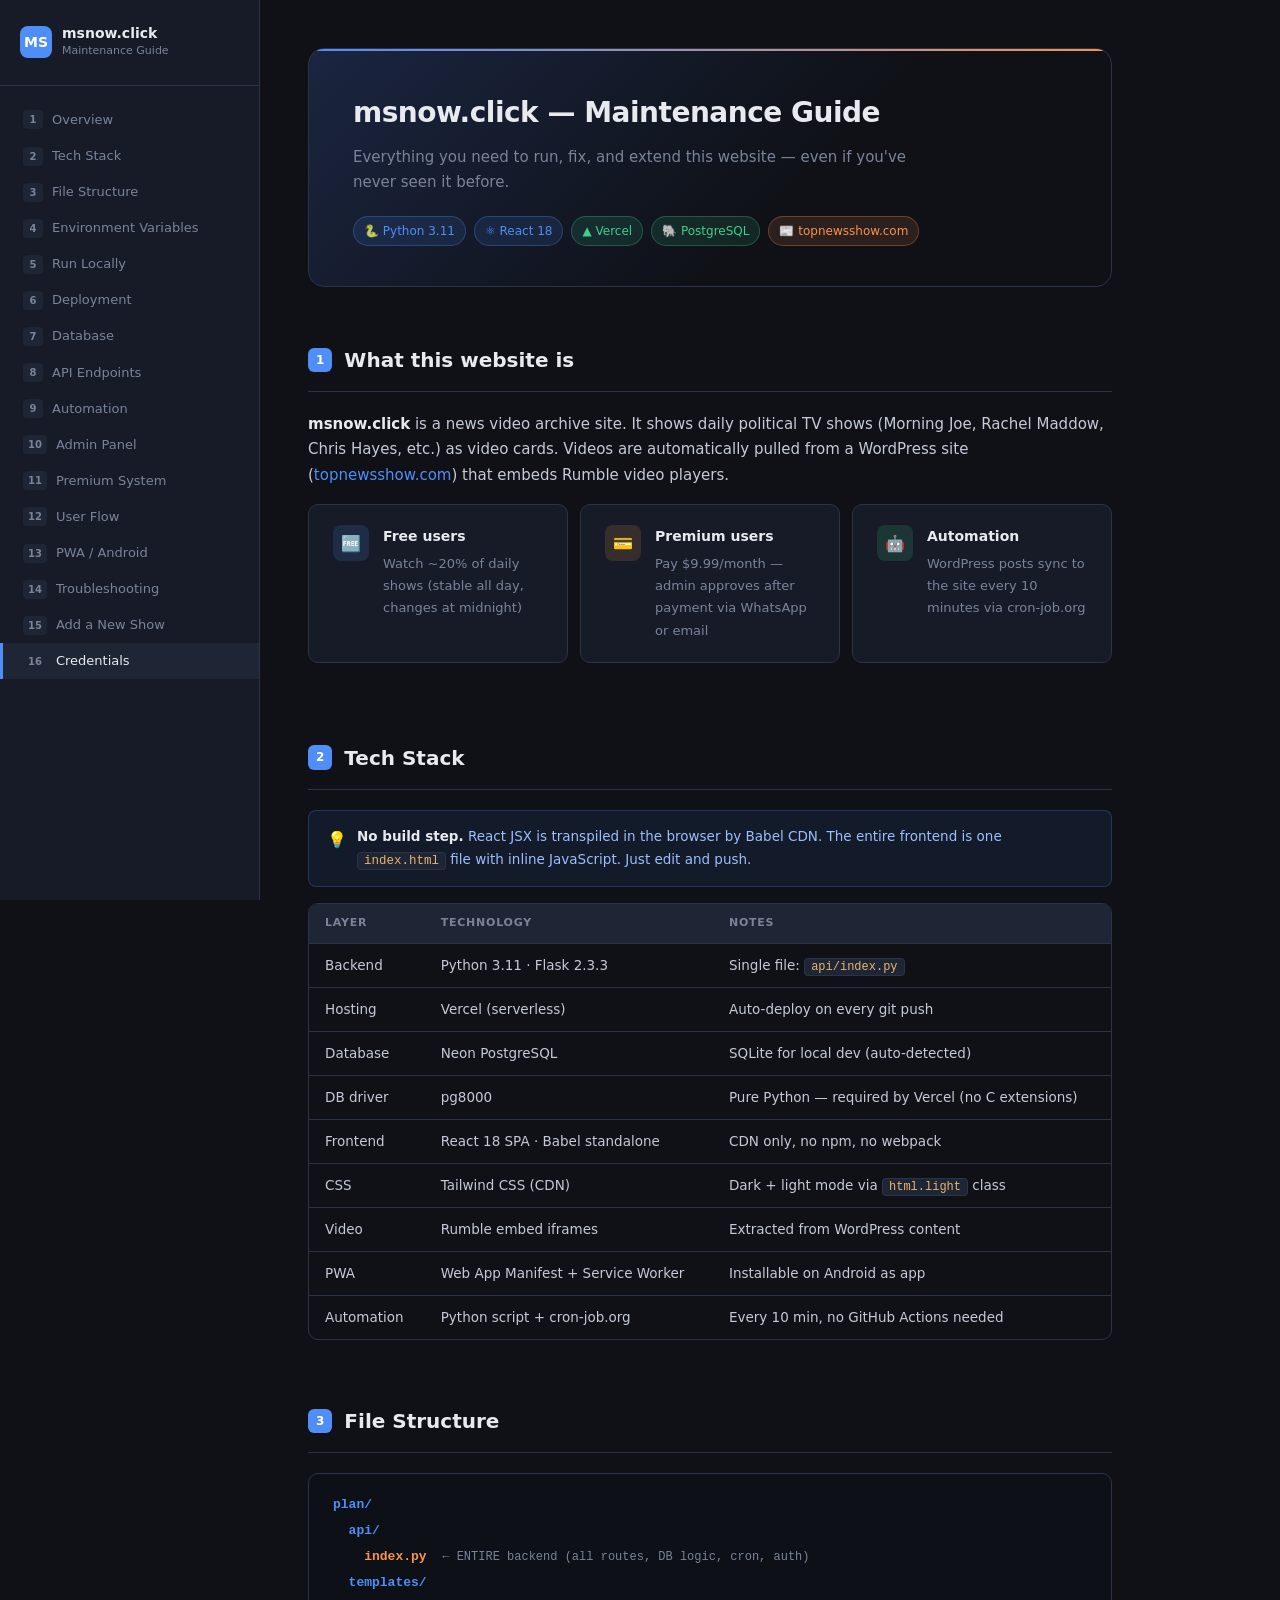
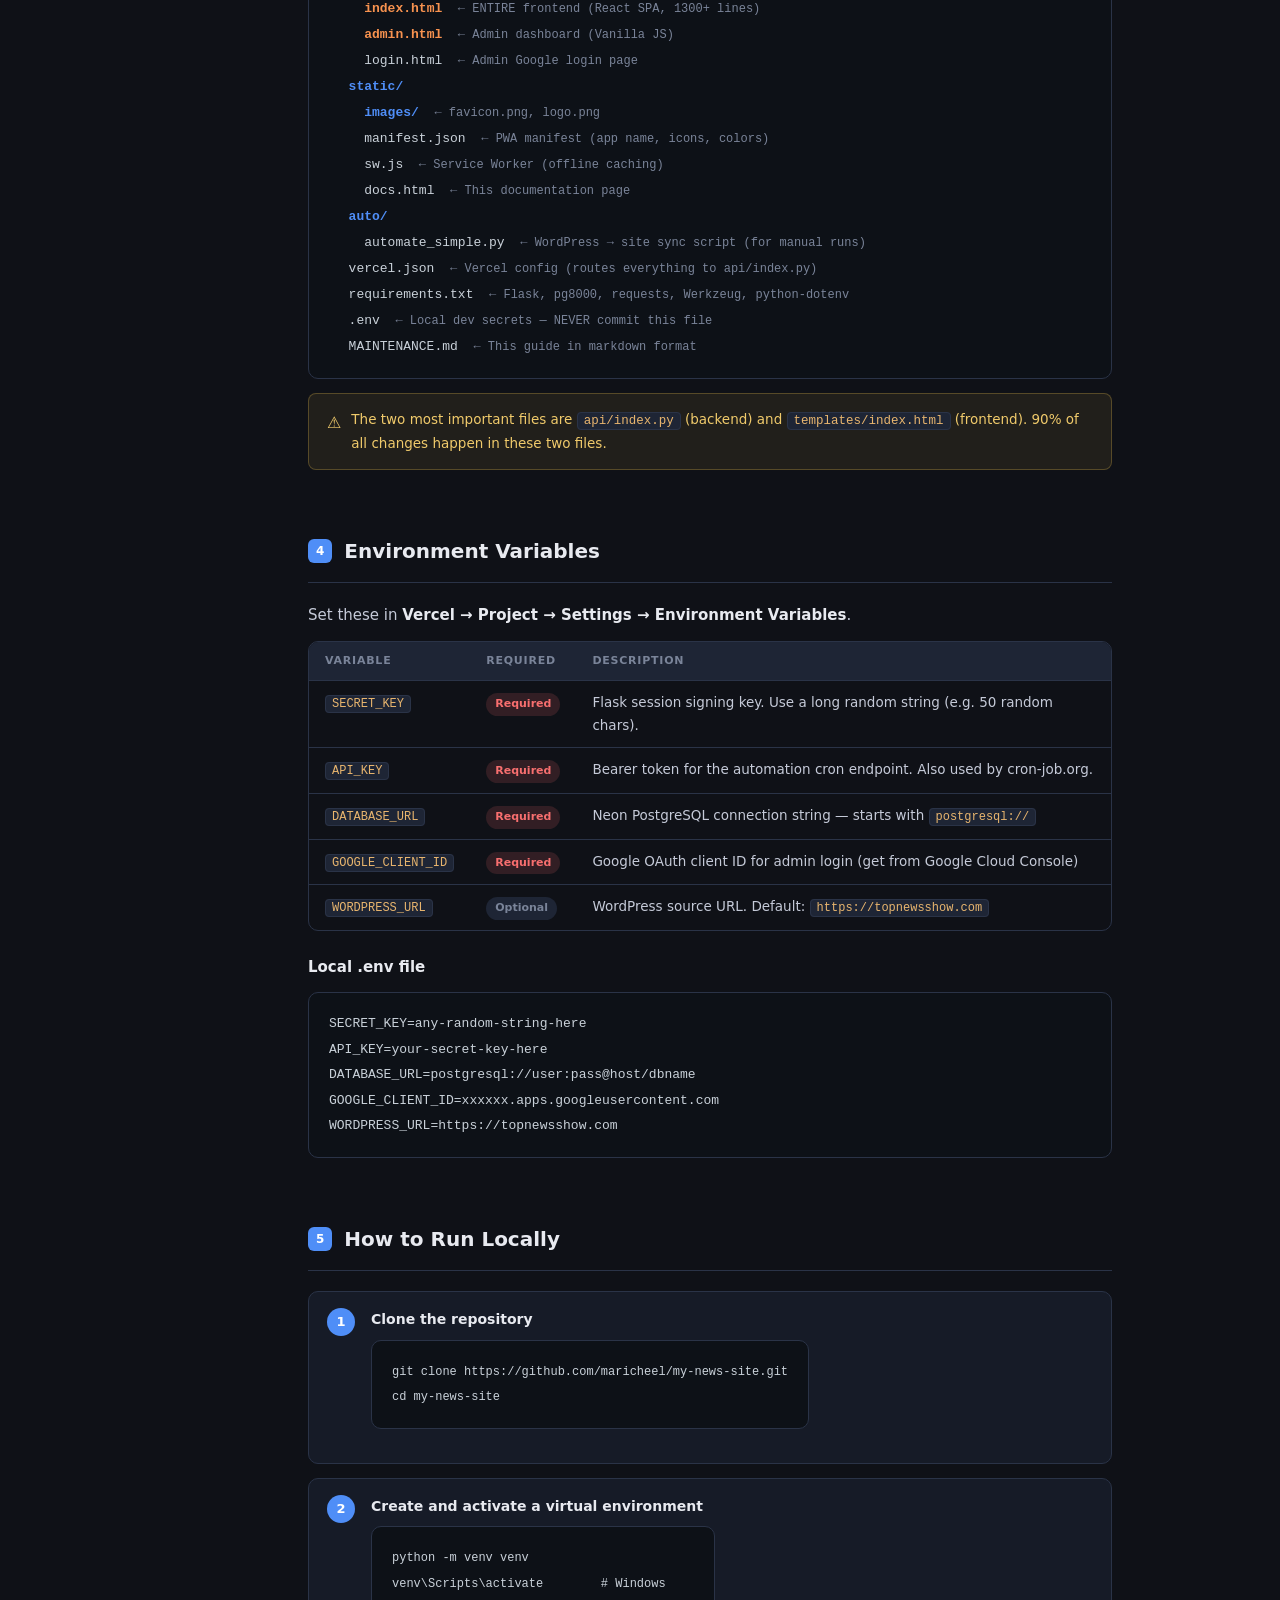
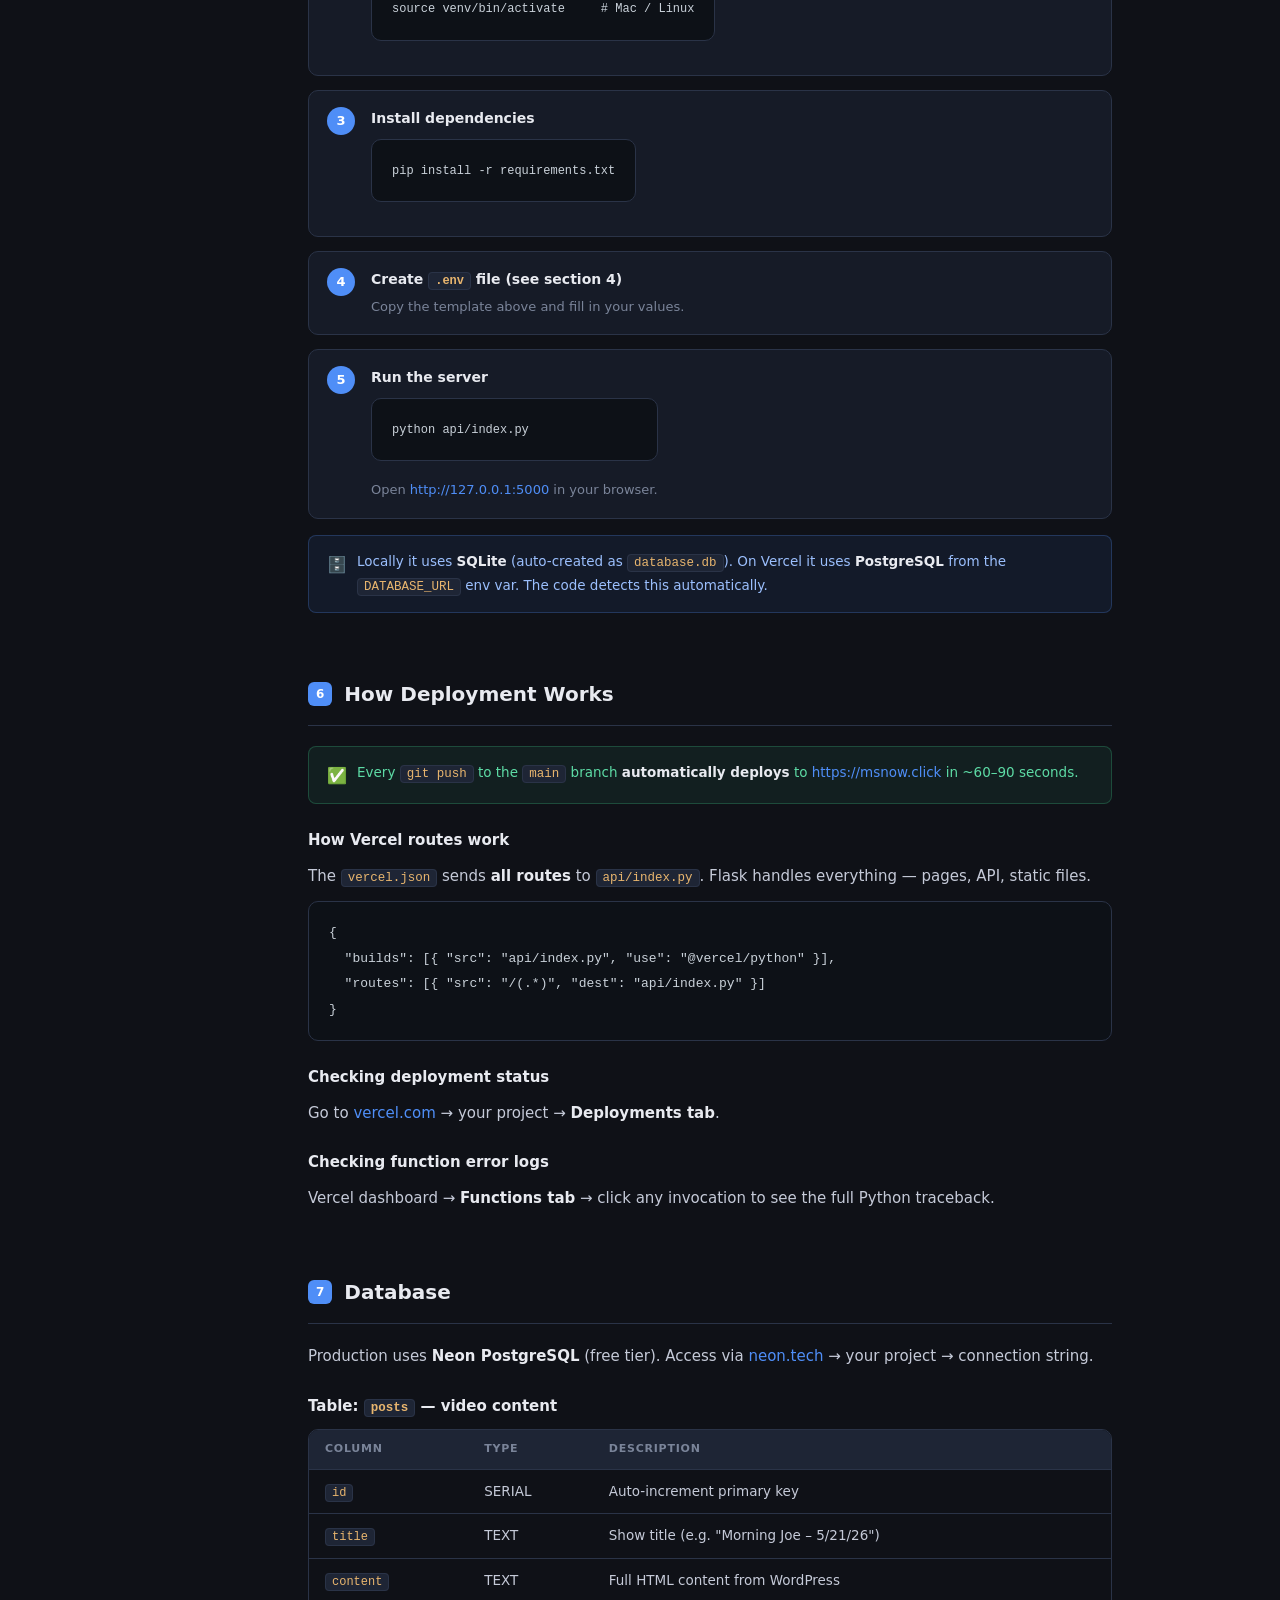
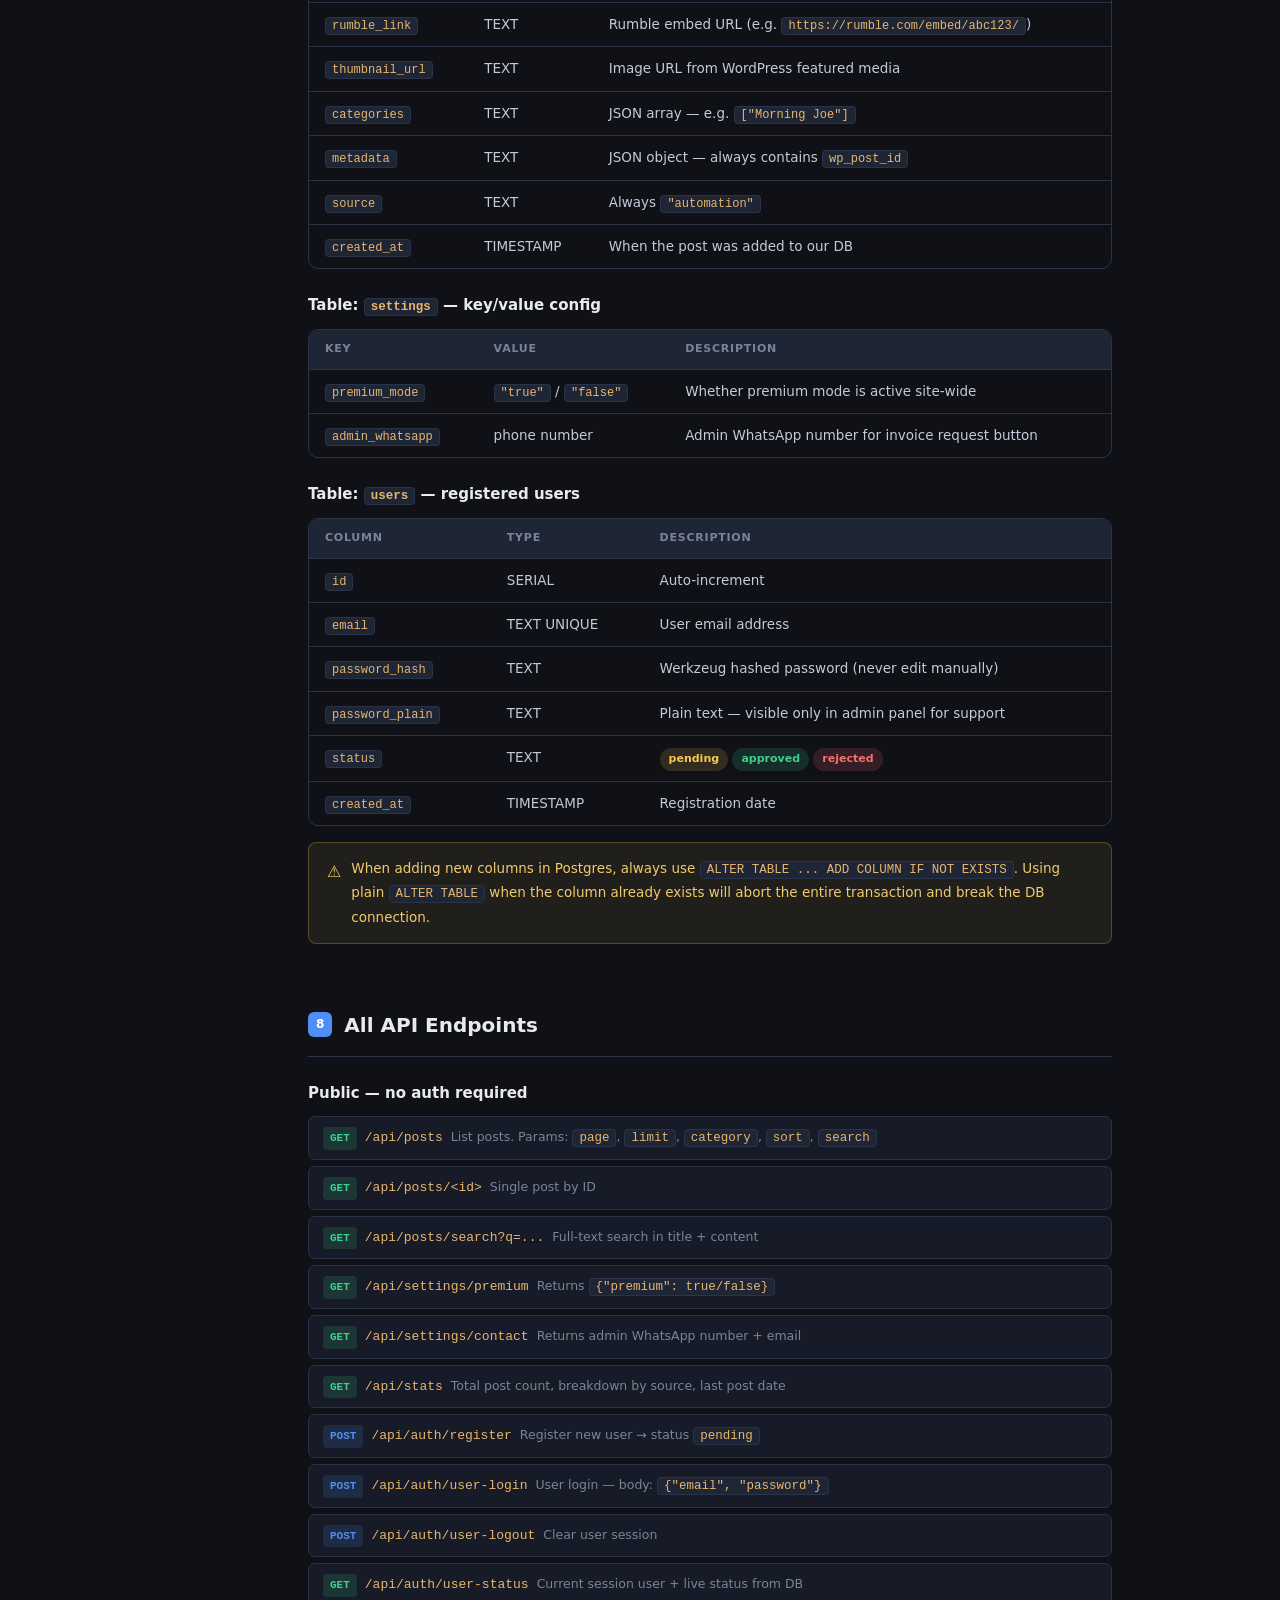
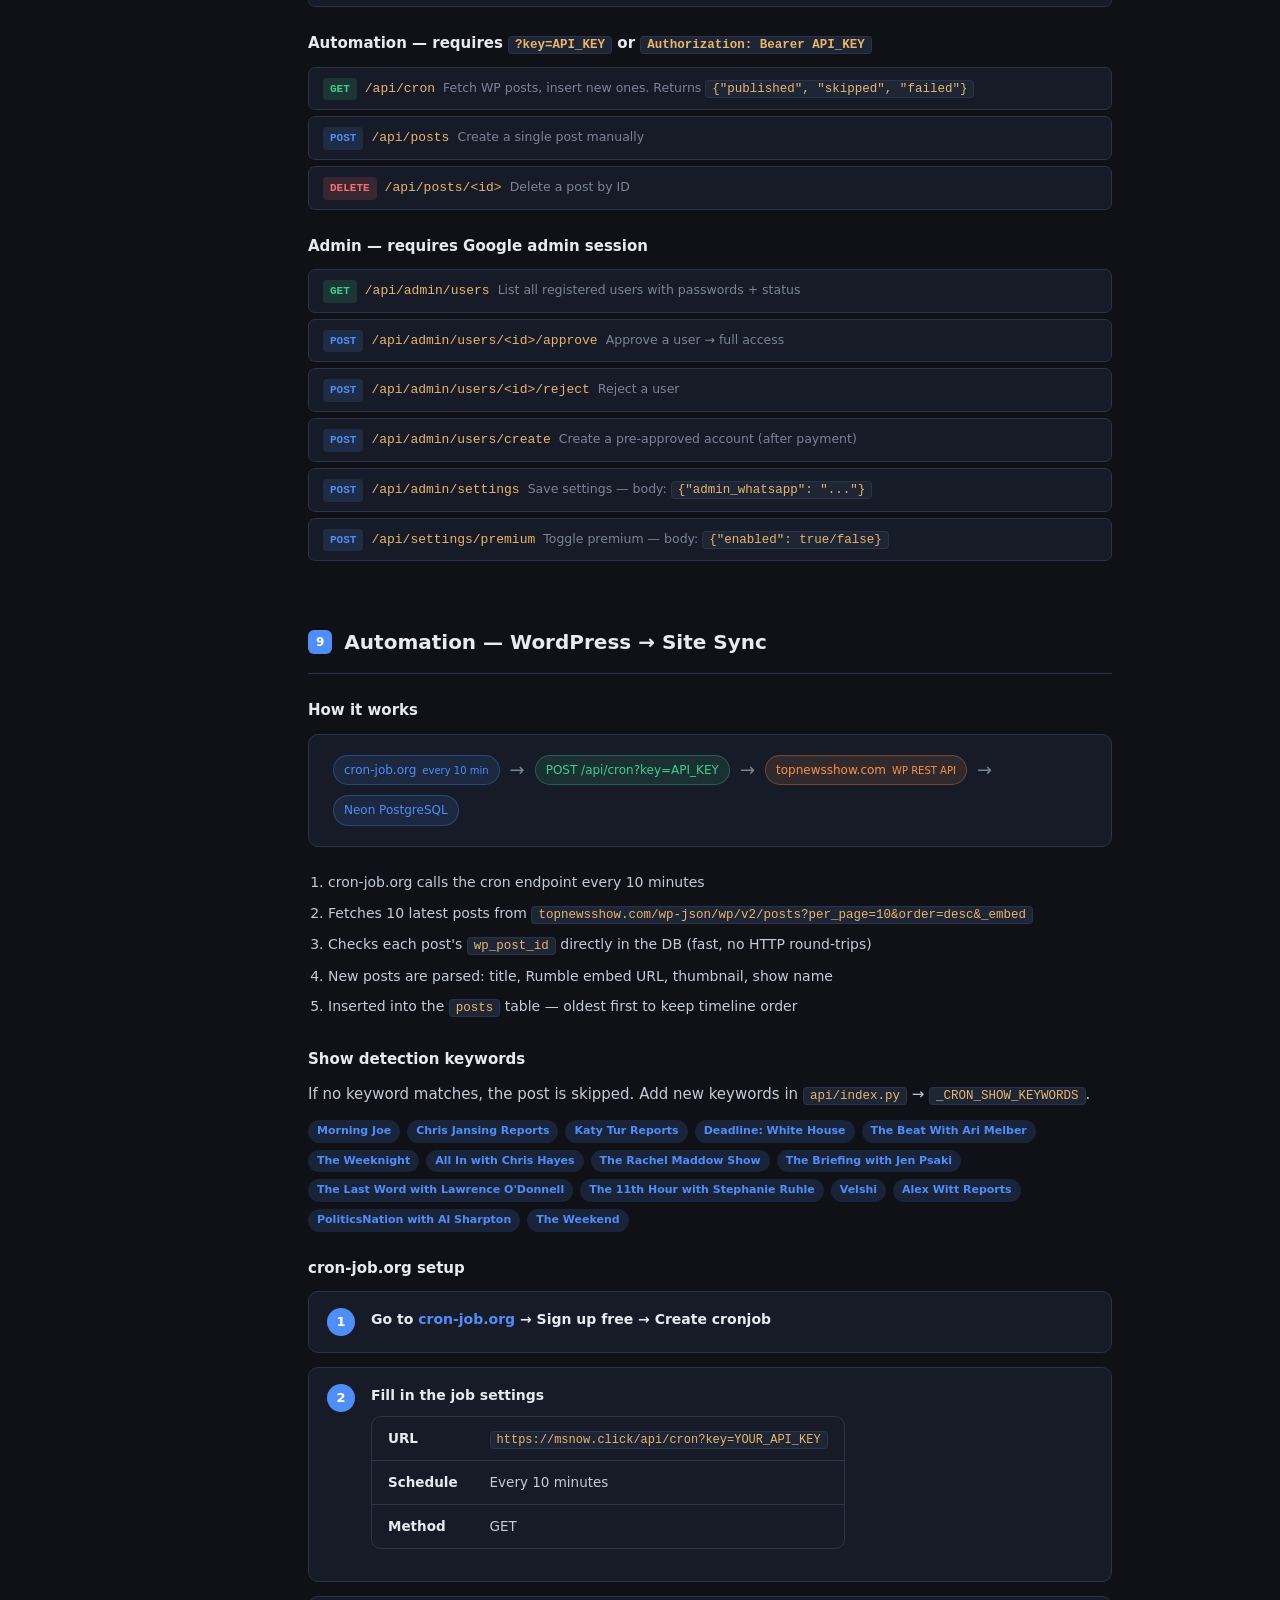
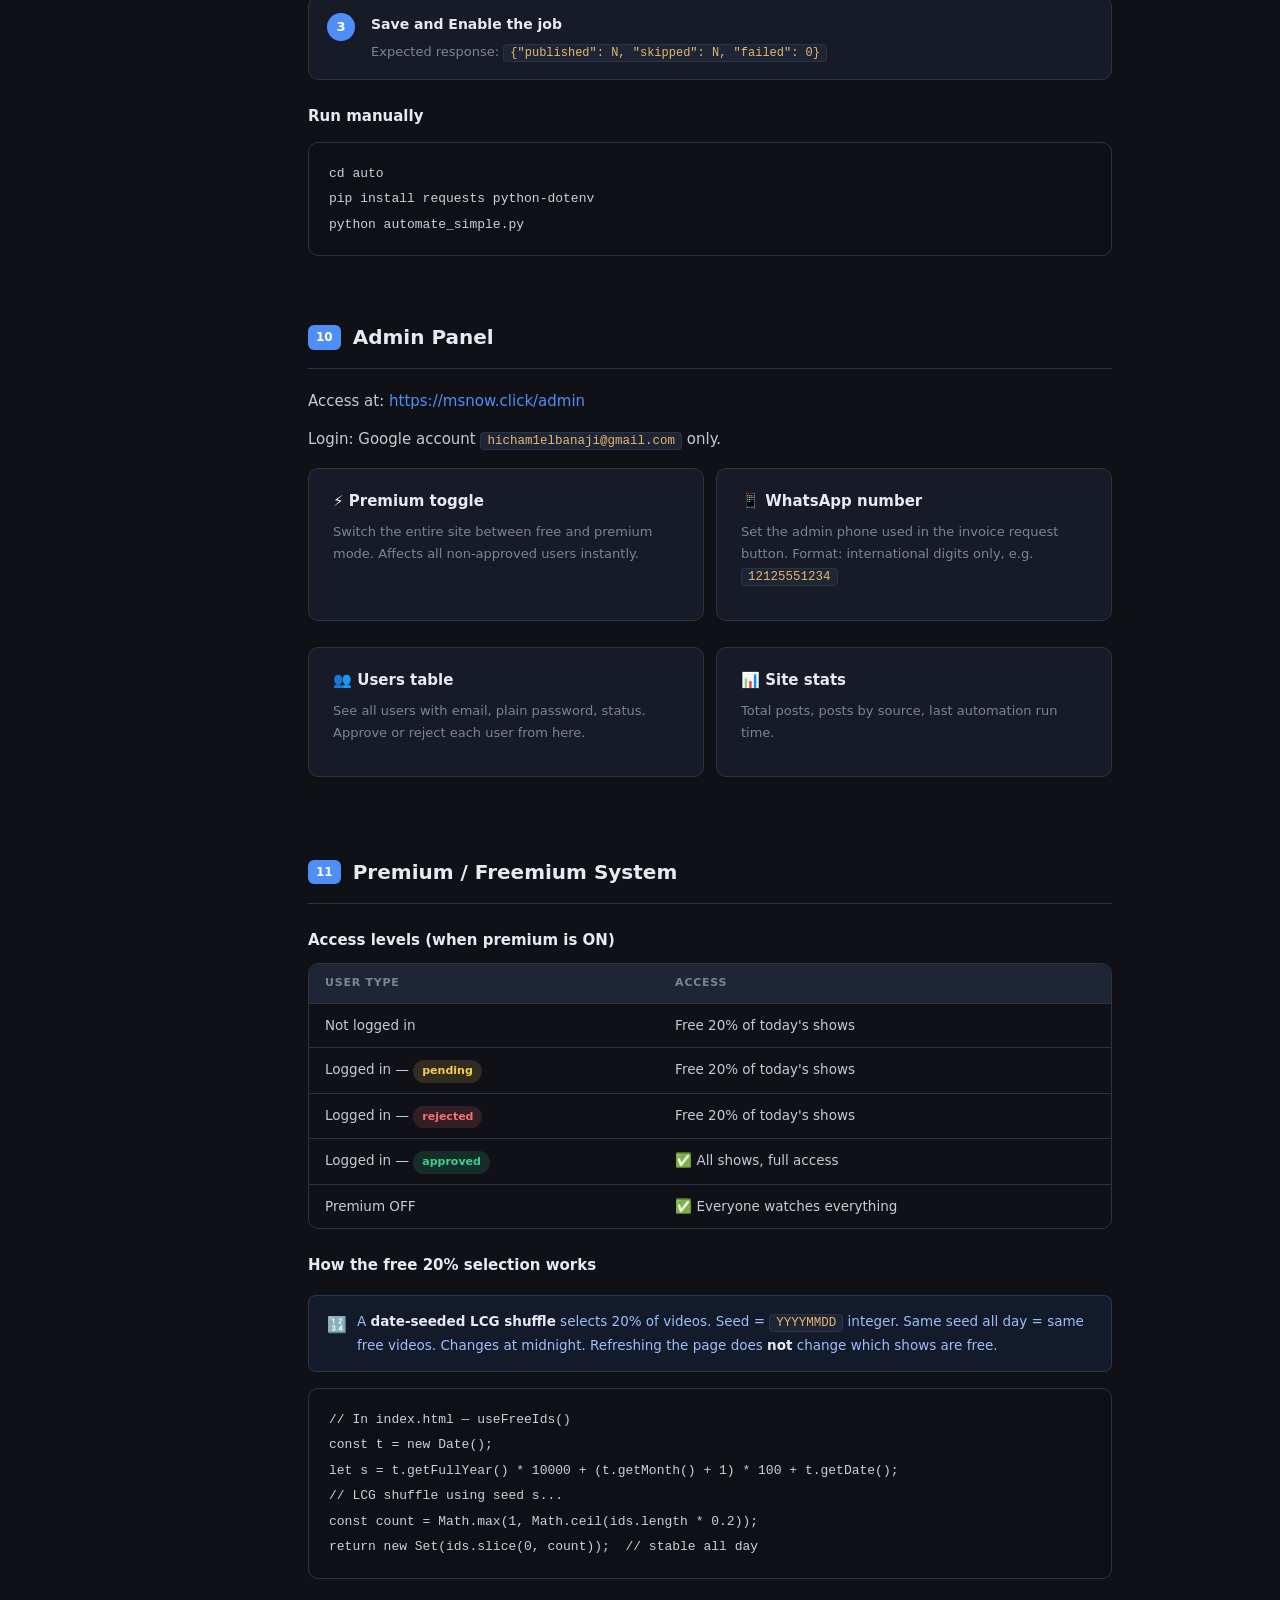
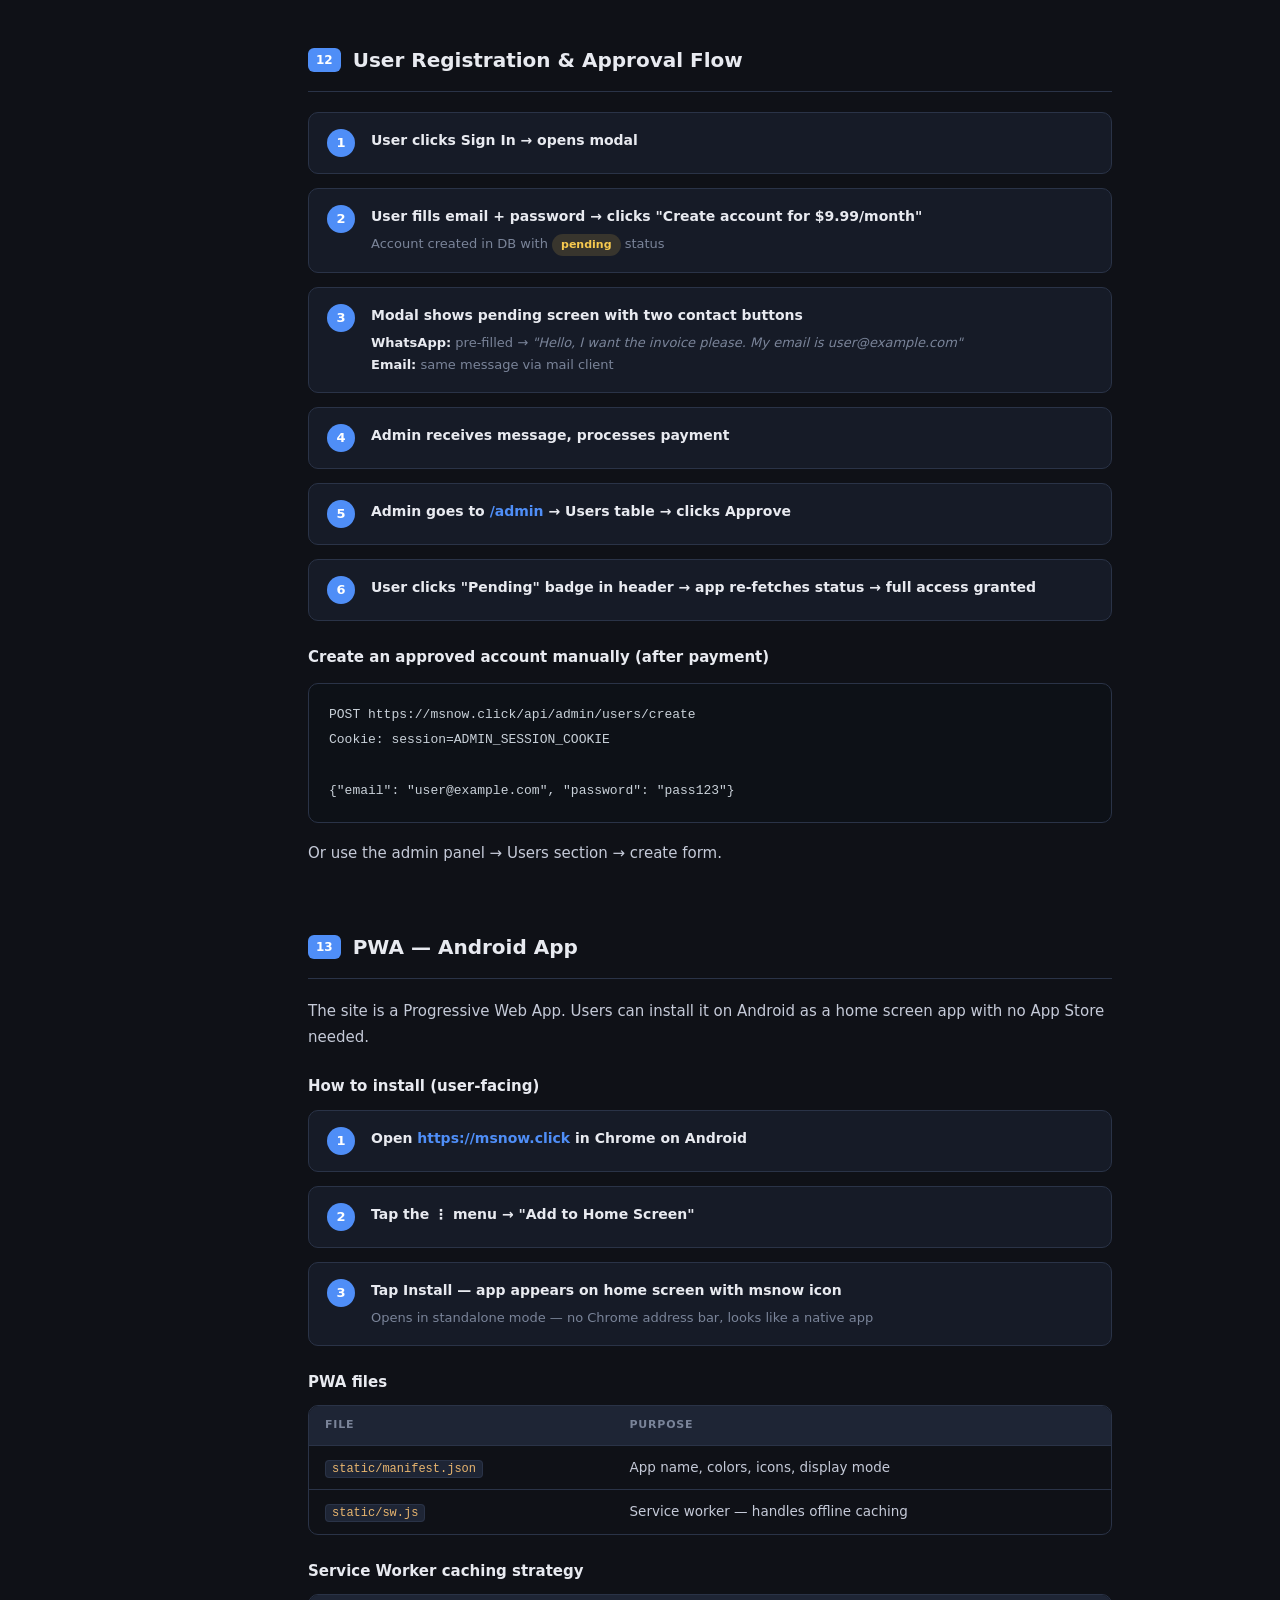
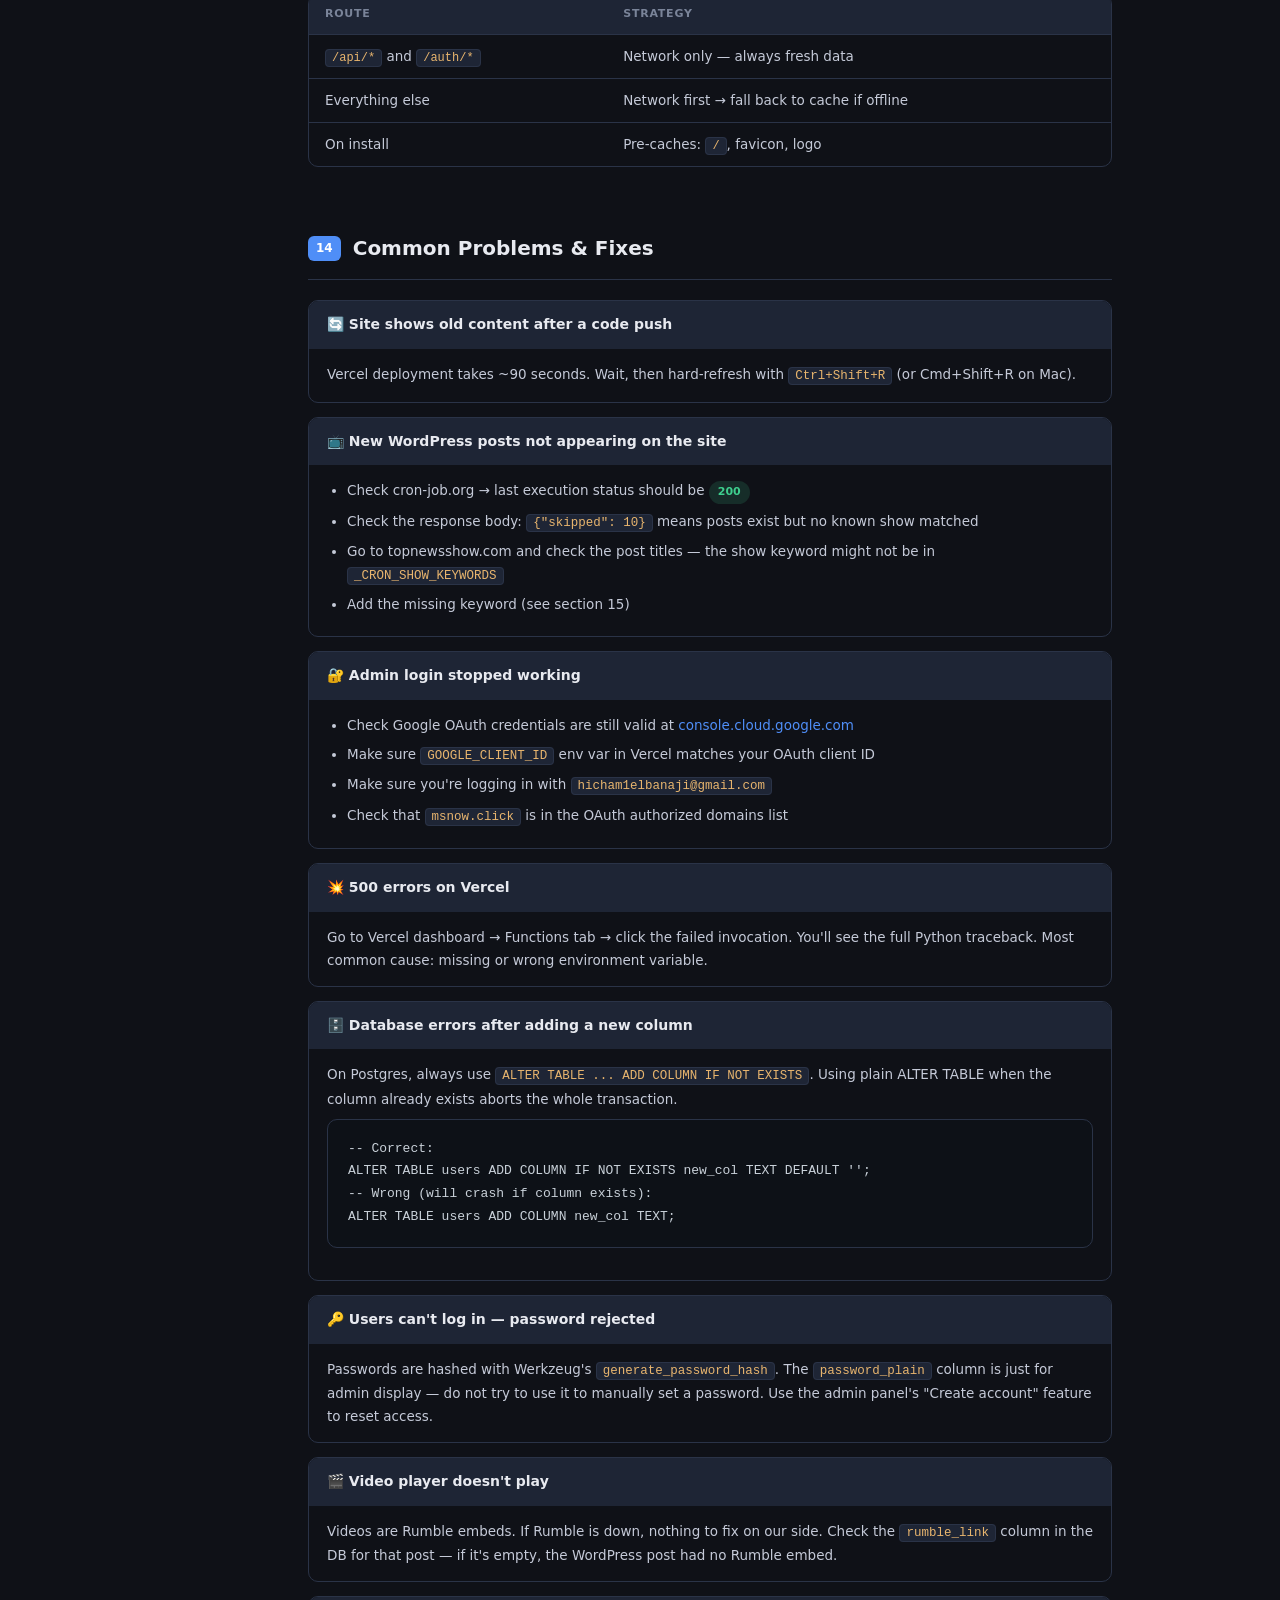
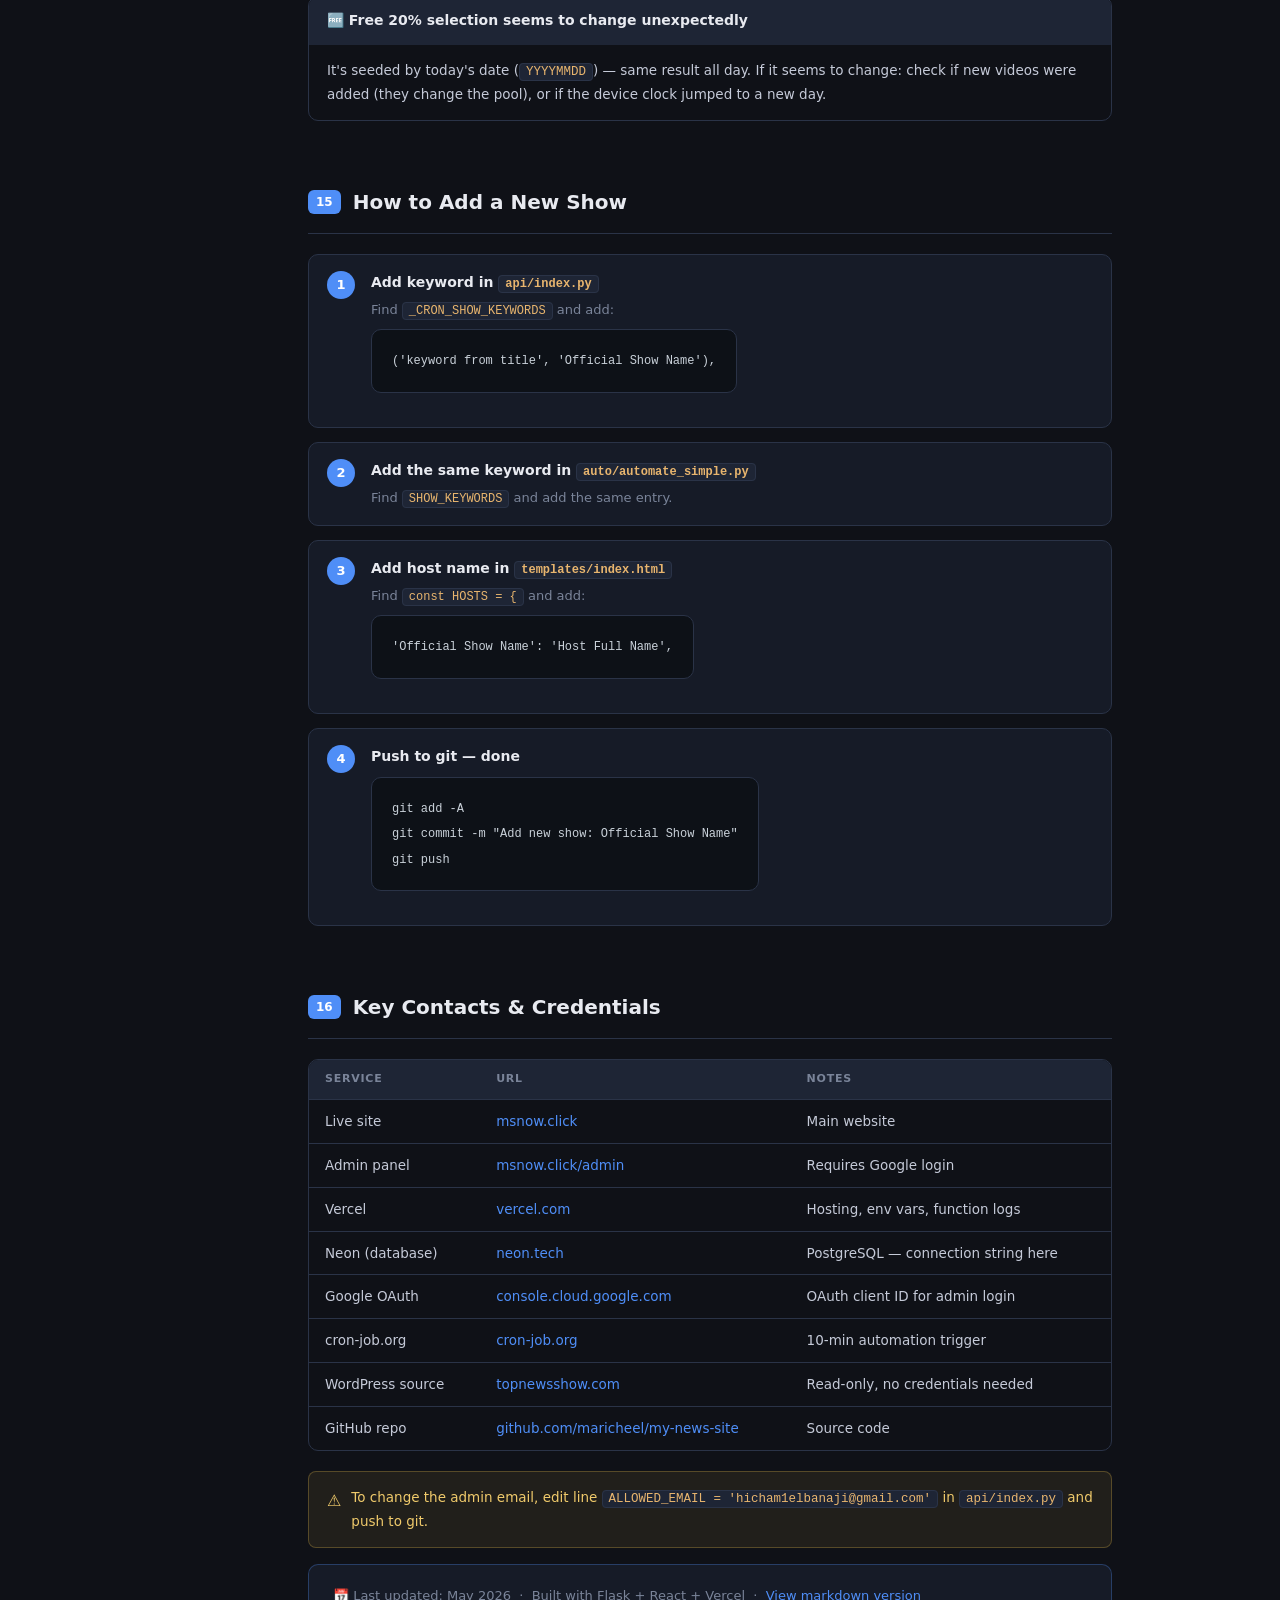
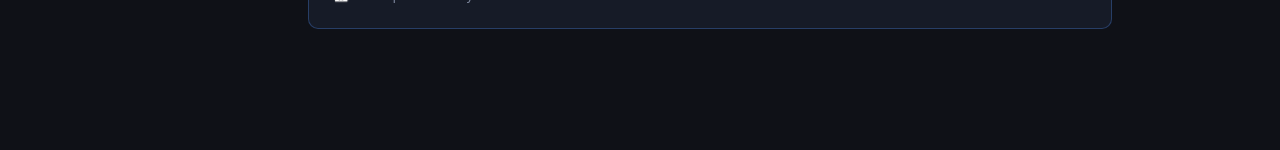
<file: static/docs.html>
<!DOCTYPE html>
<html lang="en">
<head>
<meta charset="UTF-8"/>
<meta name="viewport" content="width=device-width, initial-scale=1.0"/>
<title>msnow.click — Maintenance Guide</title>
<style>
  :root {
    --bg: #0f1117;
    --surface: #161b27;
    --surface2: #1e2535;
    --border: #2a3347;
    --text: #e8eaf0;
    --muted: #7a8499;
    --accent: #4f8ef7;
    --accent2: #f7924f;
    --green: #3ecf8e;
    --red: #f76f6f;
    --yellow: #f7c94f;
    --code-bg: #0d1117;
  }
  * { box-sizing: border-box; margin: 0; padding: 0; }
  html { scroll-behavior: smooth; }
  body {
    background: var(--bg);
    color: var(--text);
    font-family: 'Segoe UI', system-ui, -apple-system, sans-serif;
    font-size: 15px;
    line-height: 1.7;
  }

  /* ── Layout ── */
  .shell { display: flex; min-height: 100vh; }

  /* ── Sidebar ── */
  nav {
    position: fixed; top: 0; left: 0; bottom: 0;
    width: 260px;
    background: var(--surface);
    border-right: 1px solid var(--border);
    overflow-y: auto;
    padding: 24px 0 40px;
    z-index: 100;
  }
  nav .logo {
    display: flex; align-items: center; gap: 10px;
    padding: 0 20px 24px;
    border-bottom: 1px solid var(--border);
    margin-bottom: 16px;
  }
  nav .logo-icon {
    width: 32px; height: 32px;
    background: var(--accent);
    border-radius: 8px;
    display: flex; align-items: center; justify-content: center;
    font-weight: 700; font-size: 14px; color: #fff;
    flex-shrink: 0;
  }
  nav .logo-text { font-size: 14px; font-weight: 600; line-height: 1.3; }
  nav .logo-sub { font-size: 11px; color: var(--muted); }
  nav ul { list-style: none; }
  nav ul li a {
    display: flex; align-items: center; gap: 9px;
    padding: 7px 20px;
    color: var(--muted);
    text-decoration: none;
    font-size: 13px;
    border-left: 3px solid transparent;
    transition: all .15s;
  }
  nav ul li a:hover, nav ul li a.active {
    color: var(--text);
    background: var(--surface2);
    border-left-color: var(--accent);
  }
  nav ul li a .nav-num {
    font-size: 10px; font-weight: 700;
    background: var(--surface2);
    border-radius: 4px;
    padding: 1px 5px;
    color: var(--muted);
    min-width: 20px; text-align: center;
  }
  nav ul li a:hover .nav-num { background: var(--border); }

  /* ── Main content ── */
  main {
    margin-left: 260px;
    flex: 1;
    max-width: 900px;
    padding: 48px 48px 96px;
  }

  /* ── Hero ── */
  .hero {
    background: linear-gradient(135deg, #1a2540 0%, #0f1117 60%);
    border: 1px solid var(--border);
    border-radius: 16px;
    padding: 40px 44px;
    margin-bottom: 56px;
    position: relative;
    overflow: hidden;
  }
  .hero::before {
    content: '';
    position: absolute; top: 0; left: 0; right: 0; height: 2px;
    background: linear-gradient(90deg, var(--accent), var(--accent2));
  }
  .hero h1 { font-size: 28px; font-weight: 700; letter-spacing: -.5px; margin-bottom: 8px; }
  .hero p { color: var(--muted); font-size: 15px; max-width: 560px; }
  .hero .badges { display: flex; flex-wrap: wrap; gap: 8px; margin-top: 20px; }
  .badge {
    display: inline-flex; align-items: center; gap: 6px;
    padding: 4px 10px; border-radius: 20px;
    font-size: 12px; font-weight: 500;
    border: 1px solid;
  }
  .badge-blue  { background: rgba(79,142,247,.12); border-color: rgba(79,142,247,.3); color: var(--accent); }
  .badge-green { background: rgba(62,207,142,.12); border-color: rgba(62,207,142,.3); color: var(--green); }
  .badge-orange{ background: rgba(247,146,79,.12);  border-color: rgba(247,146,79,.3);  color: var(--accent2); }

  /* ── Sections ── */
  section { margin-bottom: 64px; scroll-margin-top: 32px; }
  section h2 {
    font-size: 20px; font-weight: 700;
    display: flex; align-items: center; gap: 12px;
    margin-bottom: 20px;
    padding-bottom: 14px;
    border-bottom: 1px solid var(--border);
  }
  section h2 .sec-num {
    background: var(--accent);
    color: #fff;
    border-radius: 6px;
    padding: 2px 8px;
    font-size: 12px;
    font-weight: 700;
  }
  h3 {
    font-size: 15px; font-weight: 600;
    color: var(--text);
    margin: 24px 0 10px;
  }
  p { color: #c5cad8; margin-bottom: 12px; }
  strong { color: var(--text); }
  a { color: var(--accent); text-decoration: none; }
  a:hover { text-decoration: underline; }

  /* ── Cards ── */
  .card {
    background: var(--surface);
    border: 1px solid var(--border);
    border-radius: 10px;
    padding: 20px 24px;
    margin-bottom: 14px;
  }
  .card-row { display: flex; align-items: flex-start; gap: 14px; }
  .card-icon {
    width: 36px; height: 36px; flex-shrink: 0;
    border-radius: 8px; display: flex; align-items: center; justify-content: center;
    font-size: 16px;
  }
  .card-icon.blue   { background: rgba(79,142,247,.15); }
  .card-icon.green  { background: rgba(62,207,142,.15); }
  .card-icon.orange { background: rgba(247,146,79,.15); }
  .card-icon.red    { background: rgba(247,111,111,.15); }
  .card-body h4 { font-size: 14px; font-weight: 600; margin-bottom: 4px; }
  .card-body p  { font-size: 13px; color: var(--muted); margin: 0; }

  /* ── Tables ── */
  .tbl-wrap { overflow-x: auto; margin-bottom: 16px; border-radius: 10px; border: 1px solid var(--border); }
  table { width: 100%; border-collapse: collapse; font-size: 13.5px; }
  thead th {
    background: var(--surface2);
    color: var(--muted);
    font-weight: 600;
    font-size: 11px;
    text-transform: uppercase;
    letter-spacing: .07em;
    padding: 10px 16px;
    text-align: left;
    border-bottom: 1px solid var(--border);
  }
  tbody td {
    padding: 10px 16px;
    border-bottom: 1px solid var(--border);
    vertical-align: top;
    color: #c5cad8;
  }
  tbody tr:last-child td { border-bottom: none; }
  tbody tr:hover td { background: var(--surface2); }
  td code, th code { font-size: 12px; }

  /* ── Code ── */
  pre {
    background: var(--code-bg);
    border: 1px solid var(--border);
    border-radius: 10px;
    padding: 18px 20px;
    overflow-x: auto;
    margin: 12px 0 18px;
    position: relative;
  }
  pre code {
    font-family: 'Cascadia Code', 'Fira Code', 'Consolas', monospace;
    font-size: 13px;
    color: #c9d1d9;
    line-height: 1.65;
  }
  code {
    font-family: 'Cascadia Code', 'Fira Code', 'Consolas', monospace;
    font-size: 12.5px;
    background: var(--surface2);
    border: 1px solid var(--border);
    border-radius: 4px;
    padding: 1px 6px;
    color: #e8b56e;
  }
  pre code { background: none; border: none; padding: 0; color: #c9d1d9; font-size: 13px; }

  /* ── Alerts ── */
  .alert {
    border-radius: 8px;
    padding: 14px 18px;
    margin: 16px 0;
    font-size: 13.5px;
    display: flex; gap: 10px; align-items: flex-start;
    border: 1px solid;
  }
  .alert-icon { font-size: 16px; flex-shrink: 0; margin-top: 1px; }
  .alert.info    { background: rgba(79,142,247,.08);  border-color: rgba(79,142,247,.25);  color: #9bbffd; }
  .alert.warn    { background: rgba(247,201,79,.08);  border-color: rgba(247,201,79,.25);  color: #f0ca6b; }
  .alert.success { background: rgba(62,207,142,.08);  border-color: rgba(62,207,142,.25);  color: #5ddba5; }
  .alert.danger  { background: rgba(247,111,111,.08); border-color: rgba(247,111,111,.25); color: #f79898; }

  /* ── Steps ── */
  .steps { counter-reset: step; display: flex; flex-direction: column; gap: 14px; }
  .step {
    display: flex; gap: 16px; align-items: flex-start;
    background: var(--surface);
    border: 1px solid var(--border);
    border-radius: 10px;
    padding: 16px 18px;
  }
  .step-num {
    width: 28px; height: 28px; flex-shrink: 0;
    background: var(--accent);
    color: #fff;
    border-radius: 50%;
    display: flex; align-items: center; justify-content: center;
    font-size: 13px; font-weight: 700;
  }
  .step-body h4 { font-size: 14px; font-weight: 600; margin-bottom: 4px; }
  .step-body p  { font-size: 13px; color: var(--muted); margin: 0; }
  .step-body code { font-size: 12px; }

  /* ── Status chips ── */
  .chip {
    display: inline-block;
    padding: 2px 9px; border-radius: 12px;
    font-size: 11px; font-weight: 600;
  }
  .chip-green  { background: rgba(62,207,142,.15);  color: var(--green); }
  .chip-yellow { background: rgba(247,201,79,.15);  color: var(--yellow); }
  .chip-red    { background: rgba(247,111,111,.15); color: var(--red); }
  .chip-blue   { background: rgba(79,142,247,.15);  color: var(--accent); }
  .chip-muted  { background: var(--surface2); color: var(--muted); }

  /* ── Endpoint list ── */
  .endpoint {
    display: flex; align-items: baseline; gap: 10px;
    padding: 9px 14px;
    border-radius: 7px;
    margin-bottom: 6px;
    background: var(--surface);
    border: 1px solid var(--border);
    font-size: 13px;
    flex-wrap: wrap;
    gap: 8px;
  }
  .method {
    font-family: monospace;
    font-size: 11px; font-weight: 700;
    padding: 2px 7px; border-radius: 4px;
    flex-shrink: 0;
  }
  .method-get    { background: rgba(62,207,142,.15); color: var(--green); }
  .method-post   { background: rgba(79,142,247,.15); color: var(--accent); }
  .method-delete { background: rgba(247,111,111,.15); color: var(--red); }
  .endpoint-path { font-family: monospace; color: #e8b56e; font-size: 13px; }
  .endpoint-desc { color: var(--muted); font-size: 12.5px; }

  /* ── File tree ── */
  .file-tree {
    background: var(--code-bg);
    border: 1px solid var(--border);
    border-radius: 10px;
    padding: 18px 24px;
    font-family: monospace;
    font-size: 13px;
    line-height: 2;
  }
  .ft-dir  { color: var(--accent); font-weight: 600; }
  .ft-file { color: #c9d1d9; }
  .ft-comment { color: var(--muted); font-size: 12px; }
  .ft-important { color: var(--accent2); font-weight: 600; }

  /* ── Problem cards ── */
  .problem {
    border: 1px solid var(--border);
    border-radius: 10px;
    overflow: hidden;
    margin-bottom: 14px;
  }
  .problem-q {
    background: var(--surface2);
    padding: 12px 18px;
    font-size: 14px; font-weight: 600;
    display: flex; align-items: center; gap: 10px;
  }
  .problem-a { padding: 14px 18px; font-size: 13.5px; color: #c5cad8; }
  .problem-a ul { padding-left: 20px; }
  .problem-a li { margin-bottom: 6px; }

  /* ── Responsive ── */
  @media (max-width: 900px) {
    nav { width: 220px; }
    main { margin-left: 220px; padding: 32px 24px 80px; }
  }
  @media (max-width: 640px) {
    nav { display: none; }
    main { margin-left: 0; padding: 24px 16px 80px; }
  }
</style>
</head>
<body>
<div class="shell">

<!-- ── Sidebar ─────────────────────────────────────────────────────────── -->
<nav>
  <div class="logo">
    <div class="logo-icon">MS</div>
    <div>
      <div class="logo-text">msnow.click</div>
      <div class="logo-sub">Maintenance Guide</div>
    </div>
  </div>
  <ul>
    <li><a href="#overview"><span class="nav-num">1</span> Overview</a></li>
    <li><a href="#stack"><span class="nav-num">2</span> Tech Stack</a></li>
    <li><a href="#files"><span class="nav-num">3</span> File Structure</a></li>
    <li><a href="#env"><span class="nav-num">4</span> Environment Variables</a></li>
    <li><a href="#local"><span class="nav-num">5</span> Run Locally</a></li>
    <li><a href="#deploy"><span class="nav-num">6</span> Deployment</a></li>
    <li><a href="#database"><span class="nav-num">7</span> Database</a></li>
    <li><a href="#api"><span class="nav-num">8</span> API Endpoints</a></li>
    <li><a href="#automation"><span class="nav-num">9</span> Automation</a></li>
    <li><a href="#admin"><span class="nav-num">10</span> Admin Panel</a></li>
    <li><a href="#premium"><span class="nav-num">11</span> Premium System</a></li>
    <li><a href="#users"><span class="nav-num">12</span> User Flow</a></li>
    <li><a href="#pwa"><span class="nav-num">13</span> PWA / Android</a></li>
    <li><a href="#problems"><span class="nav-num">14</span> Troubleshooting</a></li>
    <li><a href="#newshow"><span class="nav-num">15</span> Add a New Show</a></li>
    <li><a href="#credentials"><span class="nav-num">16</span> Credentials</a></li>
  </ul>
</nav>

<!-- ── Main ─────────────────────────────────────────────────────────────── -->
<main>

  <!-- Hero -->
  <div class="hero">
    <h1>msnow.click — Maintenance Guide</h1>
    <p>Everything you need to run, fix, and extend this website — even if you've never seen it before.</p>
    <div class="badges">
      <span class="badge badge-blue">🐍 Python 3.11</span>
      <span class="badge badge-blue">⚛️ React 18</span>
      <span class="badge badge-green">▲ Vercel</span>
      <span class="badge badge-green">🐘 PostgreSQL</span>
      <span class="badge badge-orange">📰 topnewsshow.com</span>
    </div>
  </div>

  <!-- 1. Overview -->
  <section id="overview">
    <h2><span class="sec-num">1</span> What this website is</h2>
    <p><strong>msnow.click</strong> is a news video archive site. It shows daily political TV shows (Morning Joe, Rachel Maddow, Chris Hayes, etc.) as video cards. Videos are automatically pulled from a WordPress site (<a href="https://topnewsshow.com" target="_blank">topnewsshow.com</a>) that embeds Rumble video players.</p>

    <div style="display:grid; grid-template-columns: repeat(auto-fit, minmax(220px, 1fr)); gap:12px; margin-top:16px;">
      <div class="card">
        <div class="card-row">
          <div class="card-icon blue">🆓</div>
          <div class="card-body">
            <h4>Free users</h4>
            <p>Watch ~20% of daily shows (stable all day, changes at midnight)</p>
          </div>
        </div>
      </div>
      <div class="card">
        <div class="card-row">
          <div class="card-icon orange">💳</div>
          <div class="card-body">
            <h4>Premium users</h4>
            <p>Pay $9.99/month — admin approves after payment via WhatsApp or email</p>
          </div>
        </div>
      </div>
      <div class="card">
        <div class="card-row">
          <div class="card-icon green">🤖</div>
          <div class="card-body">
            <h4>Automation</h4>
            <p>WordPress posts sync to the site every 10 minutes via cron-job.org</p>
          </div>
        </div>
      </div>
    </div>
  </section>

  <!-- 2. Tech Stack -->
  <section id="stack">
    <h2><span class="sec-num">2</span> Tech Stack</h2>
    <div class="alert info">
      <span class="alert-icon">💡</span>
      <span><strong>No build step.</strong> React JSX is transpiled in the browser by Babel CDN. The entire frontend is one <code>index.html</code> file with inline JavaScript. Just edit and push.</span>
    </div>
    <div class="tbl-wrap" style="margin-top:16px;">
      <table>
        <thead><tr><th>Layer</th><th>Technology</th><th>Notes</th></tr></thead>
        <tbody>
          <tr><td>Backend</td><td>Python 3.11 · Flask 2.3.3</td><td>Single file: <code>api/index.py</code></td></tr>
          <tr><td>Hosting</td><td>Vercel (serverless)</td><td>Auto-deploy on every git push</td></tr>
          <tr><td>Database</td><td>Neon PostgreSQL</td><td>SQLite for local dev (auto-detected)</td></tr>
          <tr><td>DB driver</td><td>pg8000</td><td>Pure Python — required by Vercel (no C extensions)</td></tr>
          <tr><td>Frontend</td><td>React 18 SPA · Babel standalone</td><td>CDN only, no npm, no webpack</td></tr>
          <tr><td>CSS</td><td>Tailwind CSS (CDN)</td><td>Dark + light mode via <code>html.light</code> class</td></tr>
          <tr><td>Video</td><td>Rumble embed iframes</td><td>Extracted from WordPress content</td></tr>
          <tr><td>PWA</td><td>Web App Manifest + Service Worker</td><td>Installable on Android as app</td></tr>
          <tr><td>Automation</td><td>Python script + cron-job.org</td><td>Every 10 min, no GitHub Actions needed</td></tr>
        </tbody>
      </table>
    </div>
  </section>

  <!-- 3. File Structure -->
  <section id="files">
    <h2><span class="sec-num">3</span> File Structure</h2>
    <div class="file-tree">
      <div><span class="ft-dir">plan/</span></div>
      <div>&nbsp;&nbsp;<span class="ft-dir">api/</span></div>
      <div>&nbsp;&nbsp;&nbsp;&nbsp;<span class="ft-important">index.py</span>&nbsp;&nbsp;<span class="ft-comment">← ENTIRE backend (all routes, DB logic, cron, auth)</span></div>
      <div>&nbsp;&nbsp;<span class="ft-dir">templates/</span></div>
      <div>&nbsp;&nbsp;&nbsp;&nbsp;<span class="ft-important">index.html</span>&nbsp;&nbsp;<span class="ft-comment">← ENTIRE frontend (React SPA, 1300+ lines)</span></div>
      <div>&nbsp;&nbsp;&nbsp;&nbsp;<span class="ft-important">admin.html</span>&nbsp;&nbsp;<span class="ft-comment">← Admin dashboard (Vanilla JS)</span></div>
      <div>&nbsp;&nbsp;&nbsp;&nbsp;<span class="ft-file">login.html</span>&nbsp;&nbsp;<span class="ft-comment">← Admin Google login page</span></div>
      <div>&nbsp;&nbsp;<span class="ft-dir">static/</span></div>
      <div>&nbsp;&nbsp;&nbsp;&nbsp;<span class="ft-dir">images/</span>&nbsp;&nbsp;<span class="ft-comment">← favicon.png, logo.png</span></div>
      <div>&nbsp;&nbsp;&nbsp;&nbsp;<span class="ft-file">manifest.json</span>&nbsp;&nbsp;<span class="ft-comment">← PWA manifest (app name, icons, colors)</span></div>
      <div>&nbsp;&nbsp;&nbsp;&nbsp;<span class="ft-file">sw.js</span>&nbsp;&nbsp;<span class="ft-comment">← Service Worker (offline caching)</span></div>
      <div>&nbsp;&nbsp;&nbsp;&nbsp;<span class="ft-file">docs.html</span>&nbsp;&nbsp;<span class="ft-comment">← This documentation page</span></div>
      <div>&nbsp;&nbsp;<span class="ft-dir">auto/</span></div>
      <div>&nbsp;&nbsp;&nbsp;&nbsp;<span class="ft-file">automate_simple.py</span>&nbsp;&nbsp;<span class="ft-comment">← WordPress → site sync script (for manual runs)</span></div>
      <div>&nbsp;&nbsp;<span class="ft-file">vercel.json</span>&nbsp;&nbsp;<span class="ft-comment">← Vercel config (routes everything to api/index.py)</span></div>
      <div>&nbsp;&nbsp;<span class="ft-file">requirements.txt</span>&nbsp;&nbsp;<span class="ft-comment">← Flask, pg8000, requests, Werkzeug, python-dotenv</span></div>
      <div>&nbsp;&nbsp;<span class="ft-file">.env</span>&nbsp;&nbsp;<span class="ft-comment">← Local dev secrets — NEVER commit this file</span></div>
      <div>&nbsp;&nbsp;<span class="ft-file">MAINTENANCE.md</span>&nbsp;&nbsp;<span class="ft-comment">← This guide in markdown format</span></div>
    </div>
    <div class="alert warn" style="margin-top:14px;">
      <span class="alert-icon">⚠️</span>
      <span>The two most important files are <code>api/index.py</code> (backend) and <code>templates/index.html</code> (frontend). 90% of all changes happen in these two files.</span>
    </div>
  </section>

  <!-- 4. Environment Variables -->
  <section id="env">
    <h2><span class="sec-num">4</span> Environment Variables</h2>
    <p>Set these in <strong>Vercel → Project → Settings → Environment Variables</strong>.</p>
    <div class="tbl-wrap">
      <table>
        <thead><tr><th>Variable</th><th>Required</th><th>Description</th></tr></thead>
        <tbody>
          <tr><td><code>SECRET_KEY</code></td><td><span class="chip chip-red">Required</span></td><td>Flask session signing key. Use a long random string (e.g. 50 random chars).</td></tr>
          <tr><td><code>API_KEY</code></td><td><span class="chip chip-red">Required</span></td><td>Bearer token for the automation cron endpoint. Also used by cron-job.org.</td></tr>
          <tr><td><code>DATABASE_URL</code></td><td><span class="chip chip-red">Required</span></td><td>Neon PostgreSQL connection string — starts with <code>postgresql://</code></td></tr>
          <tr><td><code>GOOGLE_CLIENT_ID</code></td><td><span class="chip chip-red">Required</span></td><td>Google OAuth client ID for admin login (get from Google Cloud Console)</td></tr>
          <tr><td><code>WORDPRESS_URL</code></td><td><span class="chip chip-muted">Optional</span></td><td>WordPress source URL. Default: <code>https://topnewsshow.com</code></td></tr>
        </tbody>
      </table>
    </div>
    <h3>Local .env file</h3>
    <pre><code>SECRET_KEY=any-random-string-here
API_KEY=your-secret-key-here
DATABASE_URL=postgresql://user:pass@host/dbname
GOOGLE_CLIENT_ID=xxxxxx.apps.googleusercontent.com
WORDPRESS_URL=https://topnewsshow.com</code></pre>
  </section>

  <!-- 5. Run Locally -->
  <section id="local">
    <h2><span class="sec-num">5</span> How to Run Locally</h2>
    <div class="steps">
      <div class="step">
        <div class="step-num">1</div>
        <div class="step-body">
          <h4>Clone the repository</h4>
          <pre style="margin-top:8px;"><code>git clone https://github.com/maricheel/my-news-site.git
cd my-news-site</code></pre>
        </div>
      </div>
      <div class="step">
        <div class="step-num">2</div>
        <div class="step-body">
          <h4>Create and activate a virtual environment</h4>
          <pre style="margin-top:8px;"><code>python -m venv venv
venv\Scripts\activate        # Windows
source venv/bin/activate     # Mac / Linux</code></pre>
        </div>
      </div>
      <div class="step">
        <div class="step-num">3</div>
        <div class="step-body">
          <h4>Install dependencies</h4>
          <pre style="margin-top:8px;"><code>pip install -r requirements.txt</code></pre>
        </div>
      </div>
      <div class="step">
        <div class="step-num">4</div>
        <div class="step-body">
          <h4>Create <code>.env</code> file (see section 4)</h4>
          <p>Copy the template above and fill in your values.</p>
        </div>
      </div>
      <div class="step">
        <div class="step-num">5</div>
        <div class="step-body">
          <h4>Run the server</h4>
          <pre style="margin-top:8px;"><code>python api/index.py</code></pre>
          <p style="margin-top:6px;">Open <a href="http://127.0.0.1:5000" target="_blank">http://127.0.0.1:5000</a> in your browser.</p>
        </div>
      </div>
    </div>
    <div class="alert info" style="margin-top:16px;">
      <span class="alert-icon">🗄️</span>
      <span>Locally it uses <strong>SQLite</strong> (auto-created as <code>database.db</code>). On Vercel it uses <strong>PostgreSQL</strong> from the <code>DATABASE_URL</code> env var. The code detects this automatically.</span>
    </div>
  </section>

  <!-- 6. Deployment -->
  <section id="deploy">
    <h2><span class="sec-num">6</span> How Deployment Works</h2>
    <div class="alert success">
      <span class="alert-icon">✅</span>
      <span>Every <code>git push</code> to the <code>main</code> branch <strong>automatically deploys</strong> to <a href="https://msnow.click" target="_blank">https://msnow.click</a> in ~60–90 seconds.</span>
    </div>
    <h3>How Vercel routes work</h3>
    <p>The <code>vercel.json</code> sends <strong>all routes</strong> to <code>api/index.py</code>. Flask handles everything — pages, API, static files.</p>
    <pre><code>{
  "builds": [{ "src": "api/index.py", "use": "@vercel/python" }],
  "routes": [{ "src": "/(.*)", "dest": "api/index.py" }]
}</code></pre>
    <h3>Checking deployment status</h3>
    <p>Go to <a href="https://vercel.com" target="_blank">vercel.com</a> → your project → <strong>Deployments tab</strong>.</p>
    <h3>Checking function error logs</h3>
    <p>Vercel dashboard → <strong>Functions tab</strong> → click any invocation to see the full Python traceback.</p>
  </section>

  <!-- 7. Database -->
  <section id="database">
    <h2><span class="sec-num">7</span> Database</h2>
    <p>Production uses <strong>Neon PostgreSQL</strong> (free tier). Access via <a href="https://neon.tech" target="_blank">neon.tech</a> → your project → connection string.</p>

    <h3>Table: <code>posts</code> — video content</h3>
    <div class="tbl-wrap">
      <table>
        <thead><tr><th>Column</th><th>Type</th><th>Description</th></tr></thead>
        <tbody>
          <tr><td><code>id</code></td><td>SERIAL</td><td>Auto-increment primary key</td></tr>
          <tr><td><code>title</code></td><td>TEXT</td><td>Show title (e.g. "Morning Joe – 5/21/26")</td></tr>
          <tr><td><code>content</code></td><td>TEXT</td><td>Full HTML content from WordPress</td></tr>
          <tr><td><code>rumble_link</code></td><td>TEXT</td><td>Rumble embed URL (e.g. <code>https://rumble.com/embed/abc123/</code>)</td></tr>
          <tr><td><code>thumbnail_url</code></td><td>TEXT</td><td>Image URL from WordPress featured media</td></tr>
          <tr><td><code>categories</code></td><td>TEXT</td><td>JSON array — e.g. <code>["Morning Joe"]</code></td></tr>
          <tr><td><code>metadata</code></td><td>TEXT</td><td>JSON object — always contains <code>wp_post_id</code></td></tr>
          <tr><td><code>source</code></td><td>TEXT</td><td>Always <code>"automation"</code></td></tr>
          <tr><td><code>created_at</code></td><td>TIMESTAMP</td><td>When the post was added to our DB</td></tr>
        </tbody>
      </table>
    </div>

    <h3>Table: <code>settings</code> — key/value config</h3>
    <div class="tbl-wrap">
      <table>
        <thead><tr><th>Key</th><th>Value</th><th>Description</th></tr></thead>
        <tbody>
          <tr><td><code>premium_mode</code></td><td><code>"true"</code> / <code>"false"</code></td><td>Whether premium mode is active site-wide</td></tr>
          <tr><td><code>admin_whatsapp</code></td><td>phone number</td><td>Admin WhatsApp number for invoice request button</td></tr>
        </tbody>
      </table>
    </div>

    <h3>Table: <code>users</code> — registered users</h3>
    <div class="tbl-wrap">
      <table>
        <thead><tr><th>Column</th><th>Type</th><th>Description</th></tr></thead>
        <tbody>
          <tr><td><code>id</code></td><td>SERIAL</td><td>Auto-increment</td></tr>
          <tr><td><code>email</code></td><td>TEXT UNIQUE</td><td>User email address</td></tr>
          <tr><td><code>password_hash</code></td><td>TEXT</td><td>Werkzeug hashed password (never edit manually)</td></tr>
          <tr><td><code>password_plain</code></td><td>TEXT</td><td>Plain text — visible only in admin panel for support</td></tr>
          <tr><td><code>status</code></td><td>TEXT</td><td><span class="chip chip-yellow">pending</span> <span class="chip chip-green">approved</span> <span class="chip chip-red">rejected</span></td></tr>
          <tr><td><code>created_at</code></td><td>TIMESTAMP</td><td>Registration date</td></tr>
        </tbody>
      </table>
    </div>

    <div class="alert warn">
      <span class="alert-icon">⚠️</span>
      <span>When adding new columns in Postgres, always use <code>ALTER TABLE ... ADD COLUMN IF NOT EXISTS</code>. Using plain <code>ALTER TABLE</code> when the column already exists will abort the entire transaction and break the DB connection.</span>
    </div>
  </section>

  <!-- 8. API Endpoints -->
  <section id="api">
    <h2><span class="sec-num">8</span> All API Endpoints</h2>

    <h3>Public — no auth required</h3>
    <div class="endpoint"><span class="method method-get">GET</span><span class="endpoint-path">/api/posts</span><span class="endpoint-desc">List posts. Params: <code>page</code>, <code>limit</code>, <code>category</code>, <code>sort</code>, <code>search</code></span></div>
    <div class="endpoint"><span class="method method-get">GET</span><span class="endpoint-path">/api/posts/&lt;id&gt;</span><span class="endpoint-desc">Single post by ID</span></div>
    <div class="endpoint"><span class="method method-get">GET</span><span class="endpoint-path">/api/posts/search?q=...</span><span class="endpoint-desc">Full-text search in title + content</span></div>
    <div class="endpoint"><span class="method method-get">GET</span><span class="endpoint-path">/api/settings/premium</span><span class="endpoint-desc">Returns <code>{"premium": true/false}</code></span></div>
    <div class="endpoint"><span class="method method-get">GET</span><span class="endpoint-path">/api/settings/contact</span><span class="endpoint-desc">Returns admin WhatsApp number + email</span></div>
    <div class="endpoint"><span class="method method-get">GET</span><span class="endpoint-path">/api/stats</span><span class="endpoint-desc">Total post count, breakdown by source, last post date</span></div>
    <div class="endpoint"><span class="method method-post">POST</span><span class="endpoint-path">/api/auth/register</span><span class="endpoint-desc">Register new user → status <code>pending</code></span></div>
    <div class="endpoint"><span class="method method-post">POST</span><span class="endpoint-path">/api/auth/user-login</span><span class="endpoint-desc">User login — body: <code>{"email", "password"}</code></span></div>
    <div class="endpoint"><span class="method method-post">POST</span><span class="endpoint-path">/api/auth/user-logout</span><span class="endpoint-desc">Clear user session</span></div>
    <div class="endpoint"><span class="method method-get">GET</span><span class="endpoint-path">/api/auth/user-status</span><span class="endpoint-desc">Current session user + live status from DB</span></div>

    <h3 style="margin-top:24px;">Automation — requires <code>?key=API_KEY</code> or <code>Authorization: Bearer API_KEY</code></h3>
    <div class="endpoint"><span class="method method-get">GET</span><span class="endpoint-path">/api/cron</span><span class="endpoint-desc">Fetch WP posts, insert new ones. Returns <code>{"published", "skipped", "failed"}</code></span></div>
    <div class="endpoint"><span class="method method-post">POST</span><span class="endpoint-path">/api/posts</span><span class="endpoint-desc">Create a single post manually</span></div>
    <div class="endpoint"><span class="method method-delete">DELETE</span><span class="endpoint-path">/api/posts/&lt;id&gt;</span><span class="endpoint-desc">Delete a post by ID</span></div>

    <h3 style="margin-top:24px;">Admin — requires Google admin session</h3>
    <div class="endpoint"><span class="method method-get">GET</span><span class="endpoint-path">/api/admin/users</span><span class="endpoint-desc">List all registered users with passwords + status</span></div>
    <div class="endpoint"><span class="method method-post">POST</span><span class="endpoint-path">/api/admin/users/&lt;id&gt;/approve</span><span class="endpoint-desc">Approve a user → full access</span></div>
    <div class="endpoint"><span class="method method-post">POST</span><span class="endpoint-path">/api/admin/users/&lt;id&gt;/reject</span><span class="endpoint-desc">Reject a user</span></div>
    <div class="endpoint"><span class="method method-post">POST</span><span class="endpoint-path">/api/admin/users/create</span><span class="endpoint-desc">Create a pre-approved account (after payment)</span></div>
    <div class="endpoint"><span class="method method-post">POST</span><span class="endpoint-path">/api/admin/settings</span><span class="endpoint-desc">Save settings — body: <code>{"admin_whatsapp": "..."}</code></span></div>
    <div class="endpoint"><span class="method method-post">POST</span><span class="endpoint-path">/api/settings/premium</span><span class="endpoint-desc">Toggle premium — body: <code>{"enabled": true/false}</code></span></div>
  </section>

  <!-- 9. Automation -->
  <section id="automation">
    <h2><span class="sec-num">9</span> Automation — WordPress → Site Sync</h2>

    <h3>How it works</h3>
    <div class="card" style="margin-bottom:20px;">
      <div style="display:flex; flex-wrap:wrap; align-items:center; gap:10px; font-size:13px;">
        <span class="badge badge-blue">cron-job.org<br><small>every 10 min</small></span>
        <span style="color:var(--muted); font-size:18px;">→</span>
        <span class="badge badge-green">POST /api/cron?key=API_KEY</span>
        <span style="color:var(--muted); font-size:18px;">→</span>
        <span class="badge badge-orange">topnewsshow.com<br><small>WP REST API</small></span>
        <span style="color:var(--muted); font-size:18px;">→</span>
        <span class="badge badge-blue">Neon PostgreSQL</span>
      </div>
    </div>

    <ol style="padding-left:20px; color:#c5cad8; line-height:2.2; font-size:14px;">
      <li>cron-job.org calls the cron endpoint every 10 minutes</li>
      <li>Fetches 10 latest posts from <code>topnewsshow.com/wp-json/wp/v2/posts?per_page=10&amp;order=desc&amp;_embed</code></li>
      <li>Checks each post's <code>wp_post_id</code> directly in the DB (fast, no HTTP round-trips)</li>
      <li>New posts are parsed: title, Rumble embed URL, thumbnail, show name</li>
      <li>Inserted into the <code>posts</code> table — oldest first to keep timeline order</li>
    </ol>

    <h3>Show detection keywords</h3>
    <p>If no keyword matches, the post is skipped. Add new keywords in <code>api/index.py</code> → <code>_CRON_SHOW_KEYWORDS</code>.</p>
    <div style="display:flex; flex-wrap:wrap; gap:7px; margin:12px 0;">
      <span class="chip chip-blue">Morning Joe</span>
      <span class="chip chip-blue">Chris Jansing Reports</span>
      <span class="chip chip-blue">Katy Tur Reports</span>
      <span class="chip chip-blue">Deadline: White House</span>
      <span class="chip chip-blue">The Beat With Ari Melber</span>
      <span class="chip chip-blue">The Weeknight</span>
      <span class="chip chip-blue">All In with Chris Hayes</span>
      <span class="chip chip-blue">The Rachel Maddow Show</span>
      <span class="chip chip-blue">The Briefing with Jen Psaki</span>
      <span class="chip chip-blue">The Last Word with Lawrence O'Donnell</span>
      <span class="chip chip-blue">The 11th Hour with Stephanie Ruhle</span>
      <span class="chip chip-blue">Velshi</span>
      <span class="chip chip-blue">Alex Witt Reports</span>
      <span class="chip chip-blue">PoliticsNation with Al Sharpton</span>
      <span class="chip chip-blue">The Weekend</span>
    </div>

    <h3>cron-job.org setup</h3>
    <div class="steps">
      <div class="step">
        <div class="step-num">1</div>
        <div class="step-body"><h4>Go to <a href="https://cron-job.org" target="_blank">cron-job.org</a> → Sign up free → Create cronjob</h4></div>
      </div>
      <div class="step">
        <div class="step-num">2</div>
        <div class="step-body">
          <h4>Fill in the job settings</h4>
          <div class="tbl-wrap" style="margin-top:8px;">
            <table>
              <tr><td><strong>URL</strong></td><td><code>https://msnow.click/api/cron?key=YOUR_API_KEY</code></td></tr>
              <tr><td><strong>Schedule</strong></td><td>Every 10 minutes</td></tr>
              <tr><td><strong>Method</strong></td><td>GET</td></tr>
            </table>
          </div>
        </div>
      </div>
      <div class="step">
        <div class="step-num">3</div>
        <div class="step-body"><h4>Save and Enable the job</h4><p>Expected response: <code>{"published": N, "skipped": N, "failed": 0}</code></p></div>
      </div>
    </div>

    <h3>Run manually</h3>
    <pre><code>cd auto
pip install requests python-dotenv
python automate_simple.py</code></pre>
  </section>

  <!-- 10. Admin Panel -->
  <section id="admin">
    <h2><span class="sec-num">10</span> Admin Panel</h2>
    <p>Access at: <a href="https://msnow.click/admin" target="_blank">https://msnow.click/admin</a></p>
    <p>Login: Google account <code>hicham1elbanaji@gmail.com</code> only.</p>

    <div style="display:grid; grid-template-columns:1fr 1fr; gap:12px; margin-top:16px;">
      <div class="card">
        <h4 style="margin-bottom:6px;">⚡ Premium toggle</h4>
        <p style="font-size:13px; color:var(--muted);">Switch the entire site between free and premium mode. Affects all non-approved users instantly.</p>
      </div>
      <div class="card">
        <h4 style="margin-bottom:6px;">📱 WhatsApp number</h4>
        <p style="font-size:13px; color:var(--muted);">Set the admin phone used in the invoice request button. Format: international digits only, e.g. <code>12125551234</code></p>
      </div>
      <div class="card">
        <h4 style="margin-bottom:6px;">👥 Users table</h4>
        <p style="font-size:13px; color:var(--muted);">See all users with email, plain password, status. Approve or reject each user from here.</p>
      </div>
      <div class="card">
        <h4 style="margin-bottom:6px;">📊 Site stats</h4>
        <p style="font-size:13px; color:var(--muted);">Total posts, posts by source, last automation run time.</p>
      </div>
    </div>
  </section>

  <!-- 11. Premium System -->
  <section id="premium">
    <h2><span class="sec-num">11</span> Premium / Freemium System</h2>

    <h3>Access levels (when premium is ON)</h3>
    <div class="tbl-wrap">
      <table>
        <thead><tr><th>User type</th><th>Access</th></tr></thead>
        <tbody>
          <tr><td>Not logged in</td><td>Free 20% of today's shows</td></tr>
          <tr><td>Logged in — <span class="chip chip-yellow">pending</span></td><td>Free 20% of today's shows</td></tr>
          <tr><td>Logged in — <span class="chip chip-red">rejected</span></td><td>Free 20% of today's shows</td></tr>
          <tr><td>Logged in — <span class="chip chip-green">approved</span></td><td>✅ All shows, full access</td></tr>
          <tr><td>Premium OFF</td><td>✅ Everyone watches everything</td></tr>
        </tbody>
      </table>
    </div>

    <h3>How the free 20% selection works</h3>
    <div class="alert info">
      <span class="alert-icon">🔢</span>
      <span>A <strong>date-seeded LCG shuffle</strong> selects 20% of videos. Seed = <code>YYYYMMDD</code> integer. Same seed all day = same free videos. Changes at midnight. Refreshing the page does <strong>not</strong> change which shows are free.</span>
    </div>
    <pre><code>// In index.html — useFreeIds()
const t = new Date();
let s = t.getFullYear() * 10000 + (t.getMonth() + 1) * 100 + t.getDate();
// LCG shuffle using seed s...
const count = Math.max(1, Math.ceil(ids.length * 0.2));
return new Set(ids.slice(0, count));  // stable all day</code></pre>
  </section>

  <!-- 12. User Flow -->
  <section id="users">
    <h2><span class="sec-num">12</span> User Registration &amp; Approval Flow</h2>
    <div class="steps">
      <div class="step">
        <div class="step-num">1</div>
        <div class="step-body"><h4>User clicks Sign In → opens modal</h4></div>
      </div>
      <div class="step">
        <div class="step-num">2</div>
        <div class="step-body">
          <h4>User fills email + password → clicks "Create account for $9.99/month"</h4>
          <p>Account created in DB with <span class="chip chip-yellow">pending</span> status</p>
        </div>
      </div>
      <div class="step">
        <div class="step-num">3</div>
        <div class="step-body">
          <h4>Modal shows pending screen with two contact buttons</h4>
          <p><strong>WhatsApp:</strong> pre-filled → <em>"Hello, I want the invoice please. My email is user@example.com"</em></p>
          <p><strong>Email:</strong> same message via mail client</p>
        </div>
      </div>
      <div class="step">
        <div class="step-num">4</div>
        <div class="step-body"><h4>Admin receives message, processes payment</h4></div>
      </div>
      <div class="step">
        <div class="step-num">5</div>
        <div class="step-body">
          <h4>Admin goes to <a href="https://msnow.click/admin" target="_blank">/admin</a> → Users table → clicks Approve</h4>
        </div>
      </div>
      <div class="step">
        <div class="step-num">6</div>
        <div class="step-body">
          <h4>User clicks "Pending" badge in header → app re-fetches status → full access granted</h4>
        </div>
      </div>
    </div>

    <h3 style="margin-top:24px;">Create an approved account manually (after payment)</h3>
    <pre><code>POST https://msnow.click/api/admin/users/create
Cookie: session=ADMIN_SESSION_COOKIE

{"email": "user@example.com", "password": "pass123"}</code></pre>
    <p style="margin-top:8px;">Or use the admin panel → Users section → create form.</p>
  </section>

  <!-- 13. PWA -->
  <section id="pwa">
    <h2><span class="sec-num">13</span> PWA — Android App</h2>
    <p>The site is a Progressive Web App. Users can install it on Android as a home screen app with no App Store needed.</p>

    <h3>How to install (user-facing)</h3>
    <div class="steps">
      <div class="step"><div class="step-num">1</div><div class="step-body"><h4>Open <a href="https://msnow.click" target="_blank">https://msnow.click</a> in Chrome on Android</h4></div></div>
      <div class="step"><div class="step-num">2</div><div class="step-body"><h4>Tap the ⋮ menu → "Add to Home Screen"</h4></div></div>
      <div class="step"><div class="step-num">3</div><div class="step-body"><h4>Tap Install — app appears on home screen with msnow icon</h4><p>Opens in standalone mode — no Chrome address bar, looks like a native app</p></div></div>
    </div>

    <h3>PWA files</h3>
    <div class="tbl-wrap">
      <table>
        <thead><tr><th>File</th><th>Purpose</th></tr></thead>
        <tbody>
          <tr><td><code>static/manifest.json</code></td><td>App name, colors, icons, display mode</td></tr>
          <tr><td><code>static/sw.js</code></td><td>Service worker — handles offline caching</td></tr>
        </tbody>
      </table>
    </div>

    <h3>Service Worker caching strategy</h3>
    <div class="tbl-wrap">
      <table>
        <thead><tr><th>Route</th><th>Strategy</th></tr></thead>
        <tbody>
          <tr><td><code>/api/*</code> and <code>/auth/*</code></td><td>Network only — always fresh data</td></tr>
          <tr><td>Everything else</td><td>Network first → fall back to cache if offline</td></tr>
          <tr><td>On install</td><td>Pre-caches: <code>/</code>, favicon, logo</td></tr>
        </tbody>
      </table>
    </div>
  </section>

  <!-- 14. Troubleshooting -->
  <section id="problems">
    <h2><span class="sec-num">14</span> Common Problems &amp; Fixes</h2>

    <div class="problem">
      <div class="problem-q">🔄 Site shows old content after a code push</div>
      <div class="problem-a">Vercel deployment takes ~90 seconds. Wait, then hard-refresh with <code>Ctrl+Shift+R</code> (or Cmd+Shift+R on Mac).</div>
    </div>

    <div class="problem">
      <div class="problem-q">📺 New WordPress posts not appearing on the site</div>
      <div class="problem-a">
        <ul>
          <li>Check cron-job.org → last execution status should be <span class="chip chip-green">200</span></li>
          <li>Check the response body: <code>{"skipped": 10}</code> means posts exist but no known show matched</li>
          <li>Go to topnewsshow.com and check the post titles — the show keyword might not be in <code>_CRON_SHOW_KEYWORDS</code></li>
          <li>Add the missing keyword (see section 15)</li>
        </ul>
      </div>
    </div>

    <div class="problem">
      <div class="problem-q">🔐 Admin login stopped working</div>
      <div class="problem-a">
        <ul>
          <li>Check Google OAuth credentials are still valid at <a href="https://console.cloud.google.com" target="_blank">console.cloud.google.com</a></li>
          <li>Make sure <code>GOOGLE_CLIENT_ID</code> env var in Vercel matches your OAuth client ID</li>
          <li>Make sure you're logging in with <code>hicham1elbanaji@gmail.com</code></li>
          <li>Check that <code>msnow.click</code> is in the OAuth authorized domains list</li>
        </ul>
      </div>
    </div>

    <div class="problem">
      <div class="problem-q">💥 500 errors on Vercel</div>
      <div class="problem-a">
        Go to Vercel dashboard → Functions tab → click the failed invocation. You'll see the full Python traceback.
        Most common cause: missing or wrong environment variable.
      </div>
    </div>

    <div class="problem">
      <div class="problem-q">🗄️ Database errors after adding a new column</div>
      <div class="problem-a">
        On Postgres, always use <code>ALTER TABLE ... ADD COLUMN IF NOT EXISTS</code>. Using plain ALTER TABLE when the column already exists aborts the whole transaction.
        <pre style="margin-top:8px;"><code>-- Correct:
ALTER TABLE users ADD COLUMN IF NOT EXISTS new_col TEXT DEFAULT '';
-- Wrong (will crash if column exists):
ALTER TABLE users ADD COLUMN new_col TEXT;</code></pre>
      </div>
    </div>

    <div class="problem">
      <div class="problem-q">🔑 Users can't log in — password rejected</div>
      <div class="problem-a">
        Passwords are hashed with Werkzeug's <code>generate_password_hash</code>. The <code>password_plain</code> column is just for admin display — do not try to use it to manually set a password. Use the admin panel's "Create account" feature to reset access.
      </div>
    </div>

    <div class="problem">
      <div class="problem-q">🎬 Video player doesn't play</div>
      <div class="problem-a">
        Videos are Rumble embeds. If Rumble is down, nothing to fix on our side. Check the <code>rumble_link</code> column in the DB for that post — if it's empty, the WordPress post had no Rumble embed.
      </div>
    </div>

    <div class="problem">
      <div class="problem-q">🆓 Free 20% selection seems to change unexpectedly</div>
      <div class="problem-a">
        It's seeded by today's date (<code>YYYYMMDD</code>) — same result all day. If it seems to change: check if new videos were added (they change the pool), or if the device clock jumped to a new day.
      </div>
    </div>
  </section>

  <!-- 15. Add a New Show -->
  <section id="newshow">
    <h2><span class="sec-num">15</span> How to Add a New Show</h2>
    <div class="steps">
      <div class="step">
        <div class="step-num">1</div>
        <div class="step-body">
          <h4>Add keyword in <code>api/index.py</code></h4>
          <p>Find <code>_CRON_SHOW_KEYWORDS</code> and add:</p>
          <pre style="margin-top:8px;"><code>('keyword from title', 'Official Show Name'),</code></pre>
        </div>
      </div>
      <div class="step">
        <div class="step-num">2</div>
        <div class="step-body">
          <h4>Add the same keyword in <code>auto/automate_simple.py</code></h4>
          <p>Find <code>SHOW_KEYWORDS</code> and add the same entry.</p>
        </div>
      </div>
      <div class="step">
        <div class="step-num">3</div>
        <div class="step-body">
          <h4>Add host name in <code>templates/index.html</code></h4>
          <p>Find <code>const HOSTS = {</code> and add:</p>
          <pre style="margin-top:8px;"><code>'Official Show Name': 'Host Full Name',</code></pre>
        </div>
      </div>
      <div class="step">
        <div class="step-num">4</div>
        <div class="step-body">
          <h4>Push to git — done</h4>
          <pre style="margin-top:8px;"><code>git add -A
git commit -m "Add new show: Official Show Name"
git push</code></pre>
        </div>
      </div>
    </div>
  </section>

  <!-- 16. Credentials -->
  <section id="credentials">
    <h2><span class="sec-num">16</span> Key Contacts &amp; Credentials</h2>
    <div class="tbl-wrap">
      <table>
        <thead><tr><th>Service</th><th>URL</th><th>Notes</th></tr></thead>
        <tbody>
          <tr><td>Live site</td><td><a href="https://msnow.click" target="_blank">msnow.click</a></td><td>Main website</td></tr>
          <tr><td>Admin panel</td><td><a href="https://msnow.click/admin" target="_blank">msnow.click/admin</a></td><td>Requires Google login</td></tr>
          <tr><td>Vercel</td><td><a href="https://vercel.com" target="_blank">vercel.com</a></td><td>Hosting, env vars, function logs</td></tr>
          <tr><td>Neon (database)</td><td><a href="https://neon.tech" target="_blank">neon.tech</a></td><td>PostgreSQL — connection string here</td></tr>
          <tr><td>Google OAuth</td><td><a href="https://console.cloud.google.com" target="_blank">console.cloud.google.com</a></td><td>OAuth client ID for admin login</td></tr>
          <tr><td>cron-job.org</td><td><a href="https://cron-job.org" target="_blank">cron-job.org</a></td><td>10-min automation trigger</td></tr>
          <tr><td>WordPress source</td><td><a href="https://topnewsshow.com" target="_blank">topnewsshow.com</a></td><td>Read-only, no credentials needed</td></tr>
          <tr><td>GitHub repo</td><td><a href="https://github.com/maricheel/my-news-site" target="_blank">github.com/maricheel/my-news-site</a></td><td>Source code</td></tr>
        </tbody>
      </table>
    </div>

    <div class="alert warn" style="margin-top:20px;">
      <span class="alert-icon">⚠️</span>
      <span>To change the admin email, edit line <code>ALLOWED_EMAIL = 'hicham1elbanaji@gmail.com'</code> in <code>api/index.py</code> and push to git.</span>
    </div>

    <div class="card" style="margin-top:16px; border-color: rgba(79,142,247,.3);">
      <p style="font-size:13px; color:var(--muted); margin:0;">
        📅 Last updated: May 2026 &nbsp;·&nbsp;
        Built with Flask + React + Vercel &nbsp;·&nbsp;
        <a href="MAINTENANCE.md">View markdown version</a>
      </p>
    </div>
  </section>

</main>
</div>

<script>
  // Highlight active nav link on scroll
  const sections = document.querySelectorAll('section[id]');
  const navLinks = document.querySelectorAll('nav a');
  const observer = new IntersectionObserver(entries => {
    entries.forEach(e => {
      if (e.isIntersecting) {
        navLinks.forEach(a => a.classList.remove('active'));
        const active = document.querySelector(`nav a[href="#${e.target.id}"]`);
        if (active) active.classList.add('active');
      }
    });
  }, { rootMargin: '-20% 0px -75% 0px' });
  sections.forEach(s => observer.observe(s));
</script>
</body>
</html>
</file>
